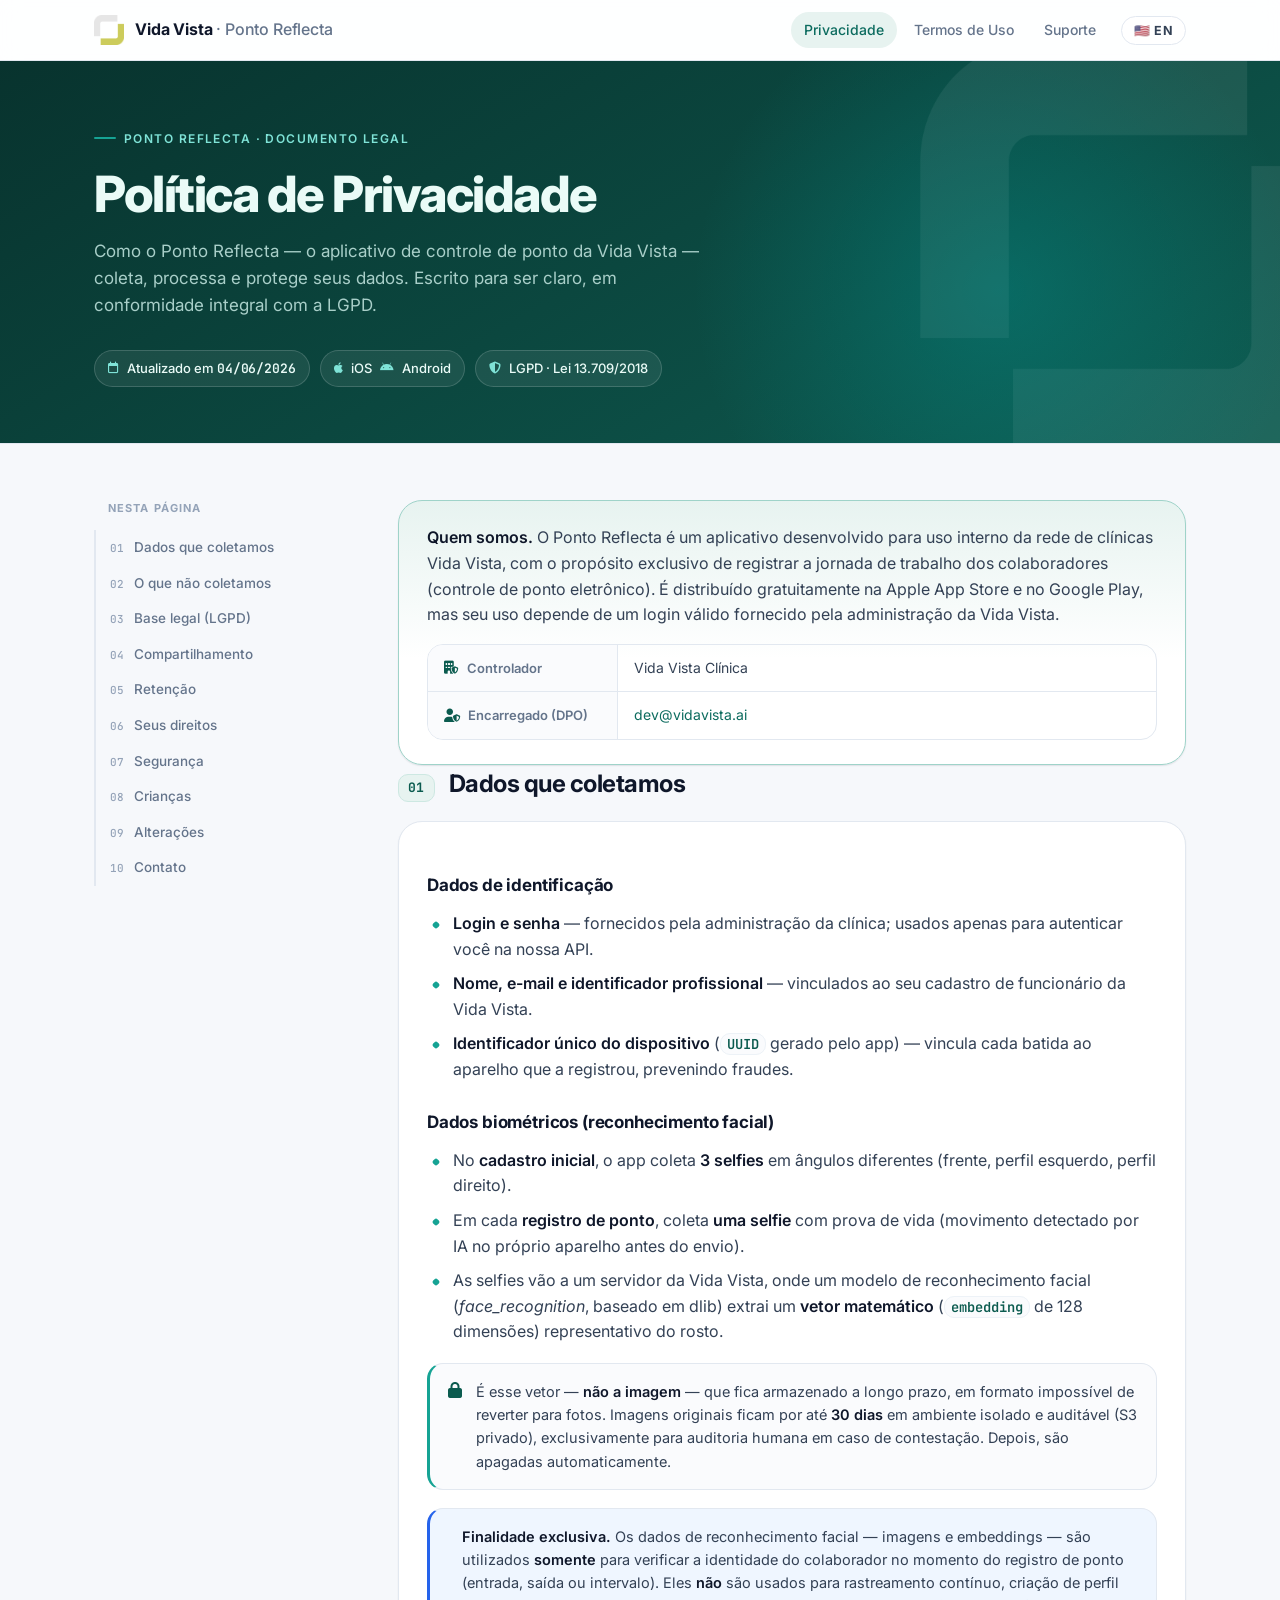
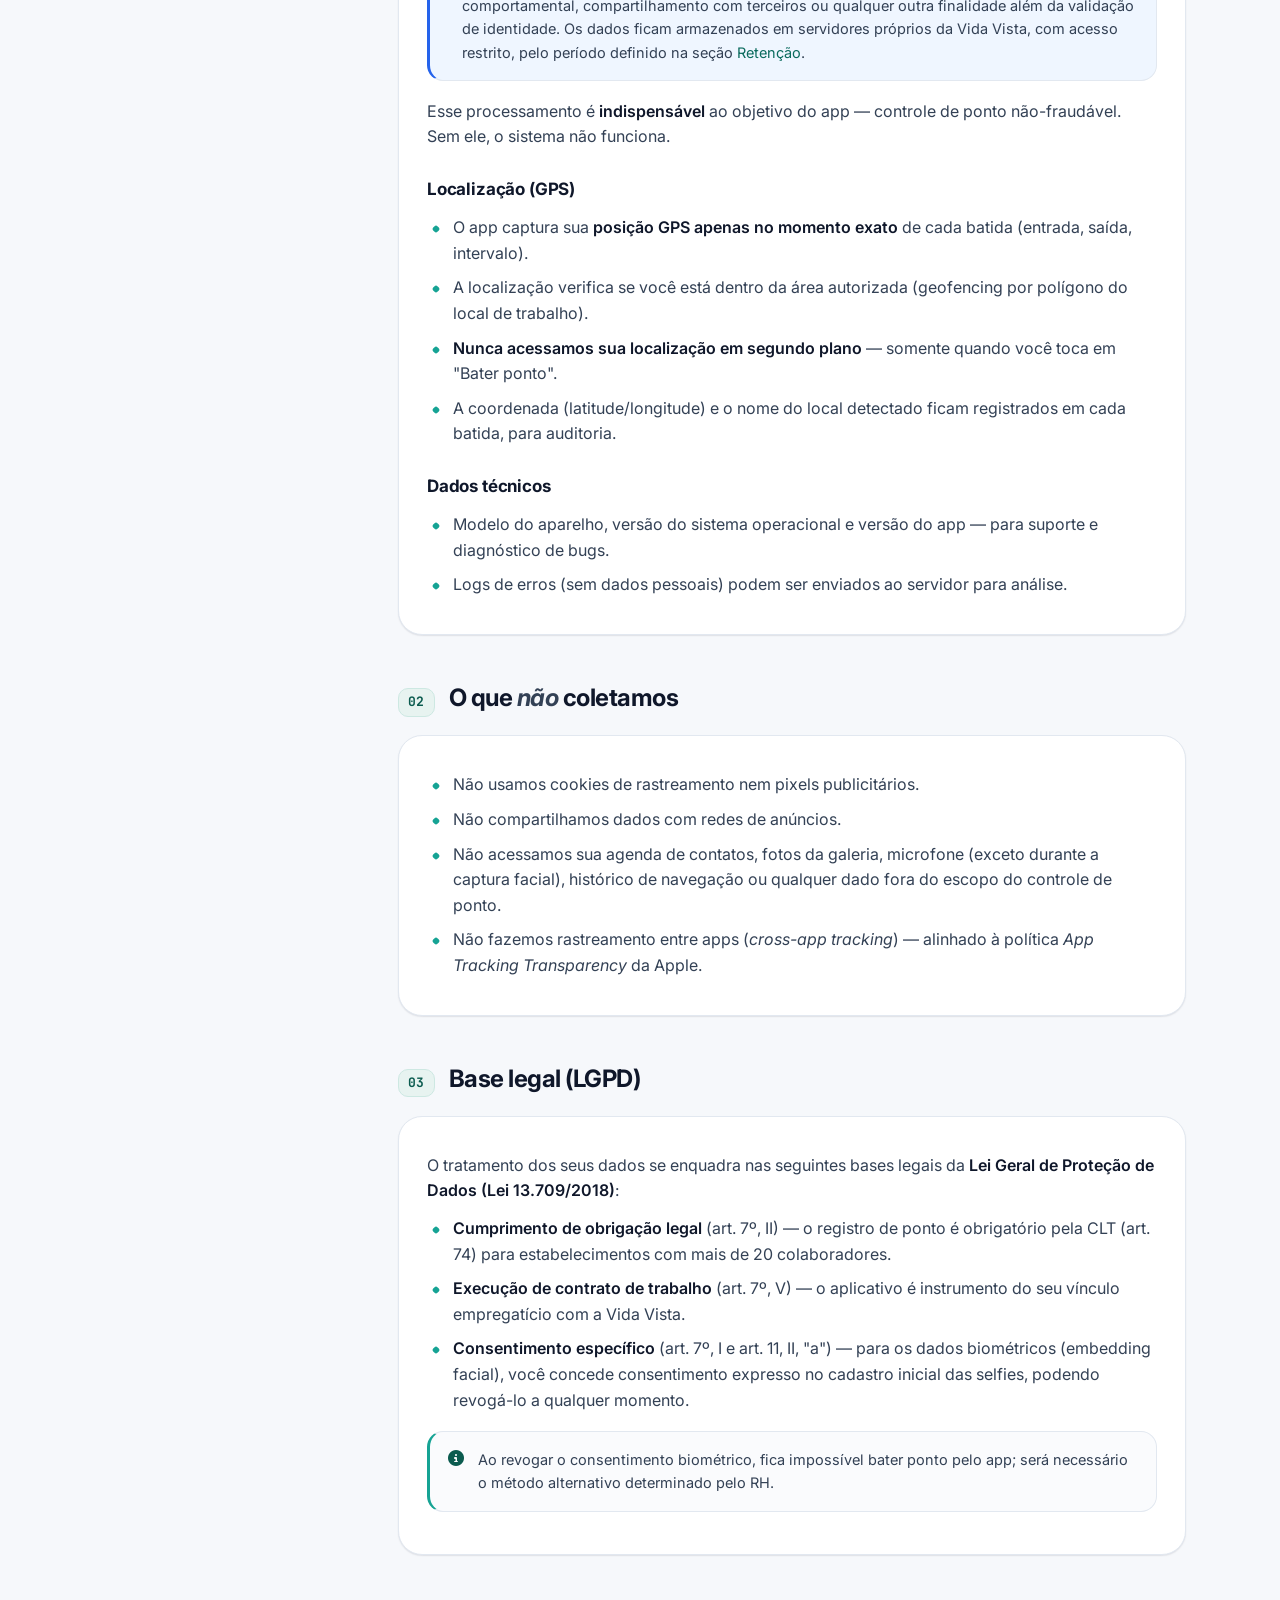
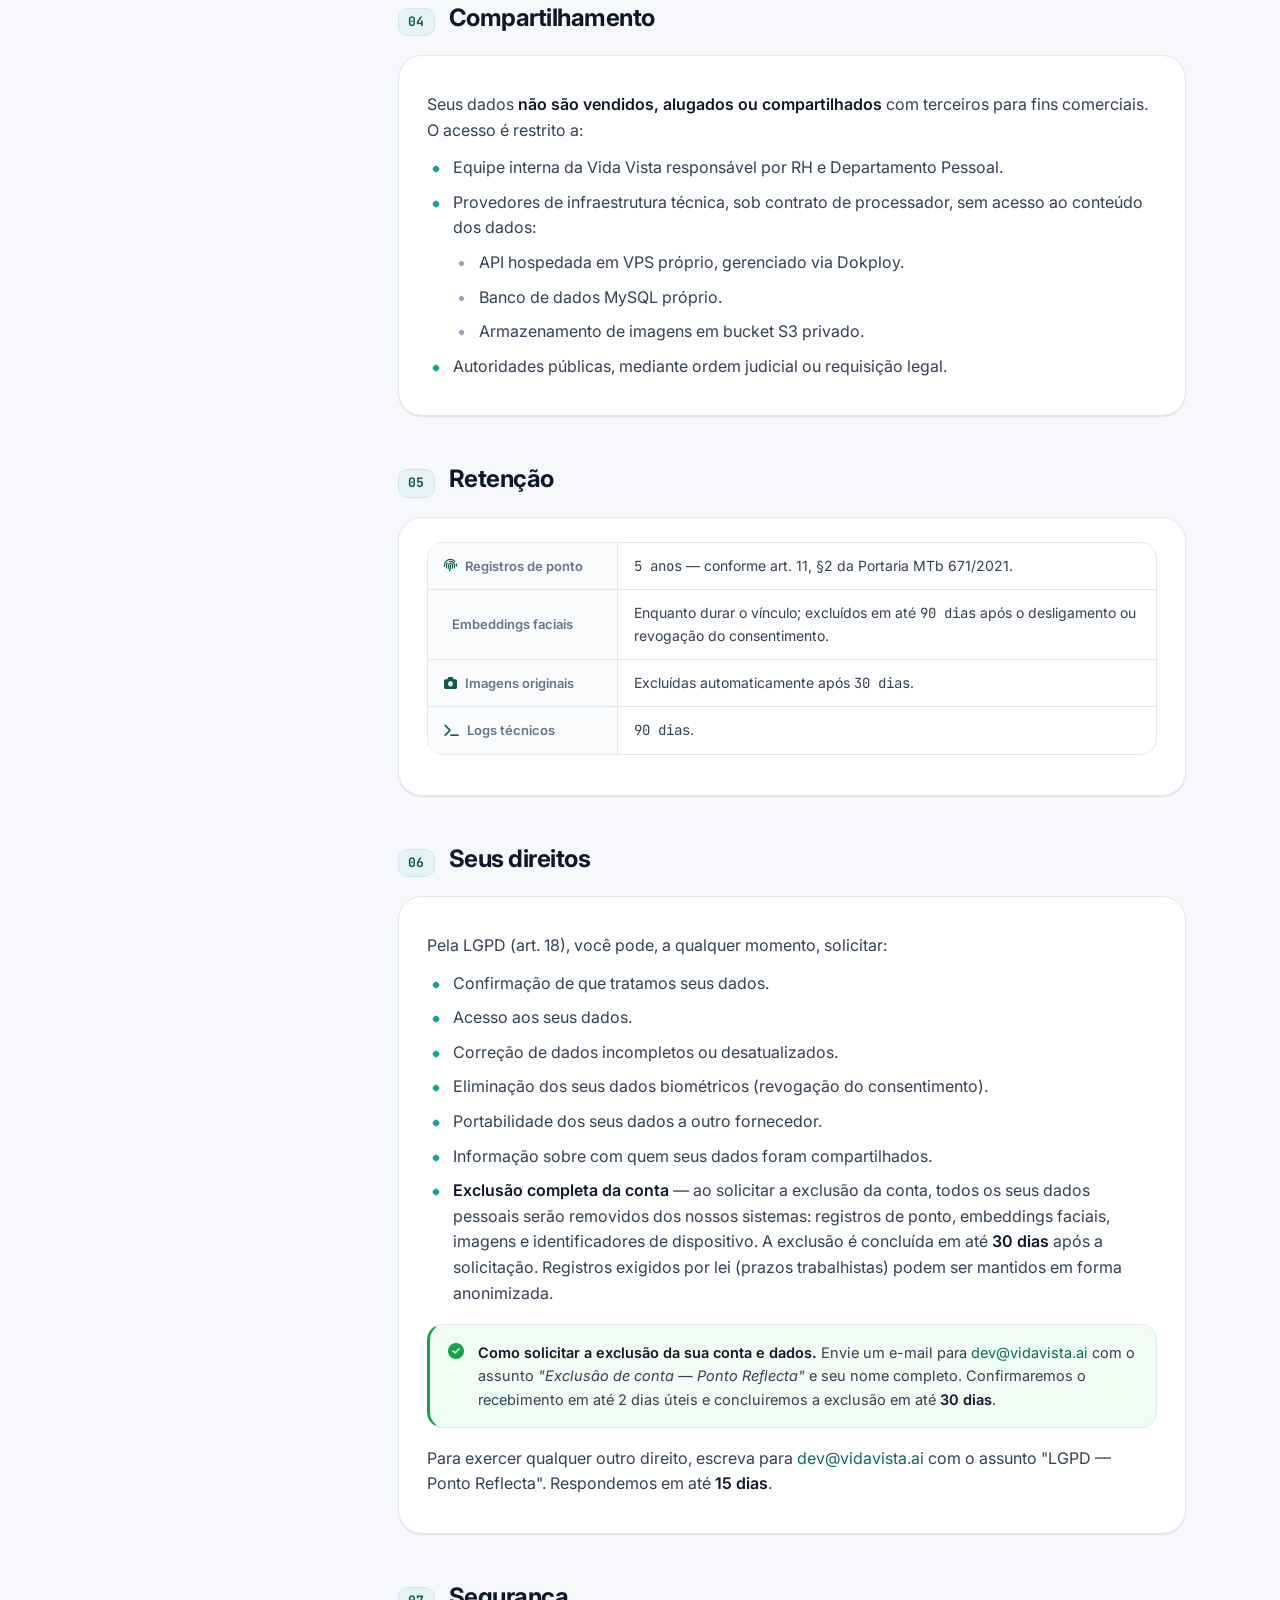
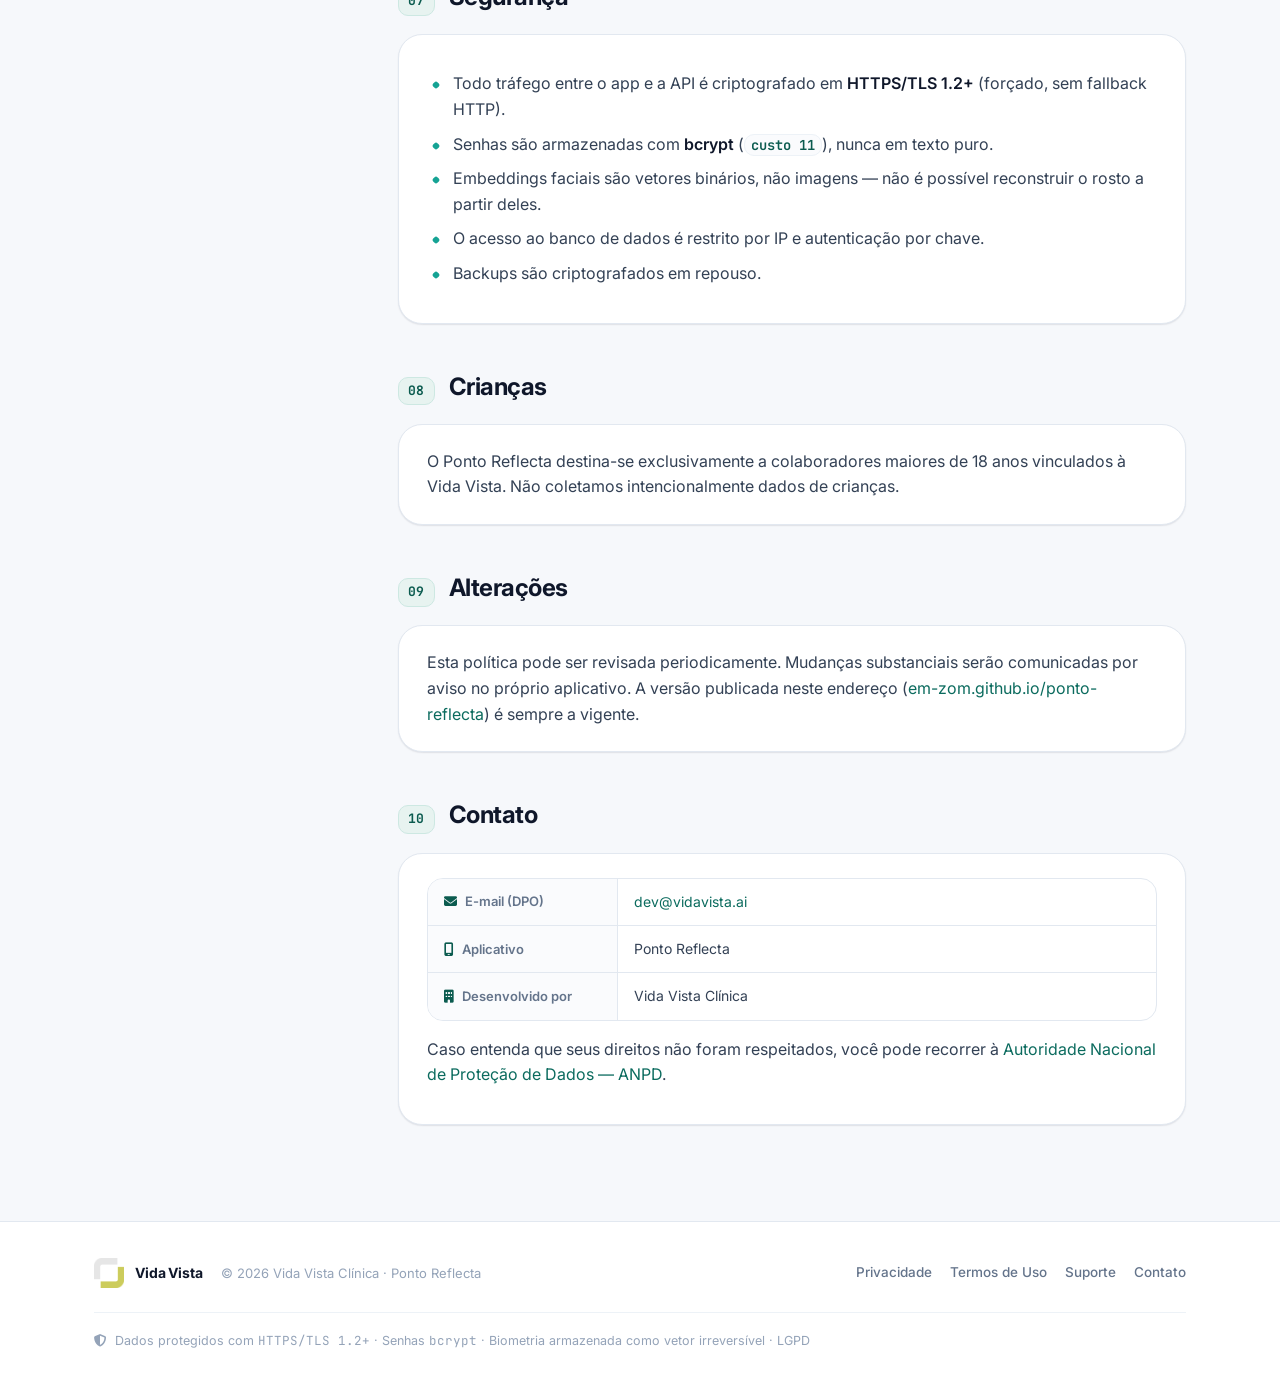
<file: index.html>
<!doctype html>
<html lang="pt-BR" data-palette="teal">
<head>
<meta charset="utf-8" />
<meta name="viewport" content="width=device-width,initial-scale=1" />
<title>Vida Vista · Ponto Reflecta — Política de Privacidade / Privacy Policy</title>
<meta name="description" content="Como o aplicativo Ponto Reflecta, da Vida Vista, coleta, usa e protege seus dados — em conformidade com a LGPD." />
<link href="https://cdnjs.cloudflare.com/ajax/libs/font-awesome/6.5.1/css/all.min.css" rel="stylesheet" />
<link rel="stylesheet" href="css/vidavista.css" />
</head>
<body data-page="privacidade">

<!-- ===================== HEADER ===================== -->
<header class="site-header">
  <div class="site-header__inner">
    <a class="brand" href="index.html">
      <img class="brand__mark" src="assets/vidavista-mark.png" alt="Vida Vista" />
      <span class="brand__name">Vida Vista <span>· Ponto Reflecta</span></span>
    </a>
    <nav class="site-nav">
      <a href="index.html" aria-current="page">
        <span class="lang-pt">Privacidade</span>
        <span class="lang-en">Privacy</span>
      </a>
      <a href="termos.html">
        <span class="lang-pt">Termos de Uso</span>
        <span class="lang-en">Terms of Use</span>
      </a>
      <a href="suporte.html">
        <span class="lang-pt">Suporte</span>
        <span class="lang-en">Support</span>
      </a>
      <button class="lang-btn" id="lang-toggle" aria-label="Switch language">
        <span class="lang-pt">🇺🇸 EN</span>
        <span class="lang-en">🇧🇷 PT</span>
      </button>
    </nav>
  </div>
</header>

<!-- ===================== HERO ===================== -->
<section class="hero" data-screen-label="Hero — Privacidade">
  <img class="hero__mark" src="assets/vidavista-mark.png" alt="" aria-hidden="true" />
  <div class="hero__inner">
    <div class="hero__eyebrow">
      <span class="lang-pt">Ponto Reflecta · Documento legal</span>
      <span class="lang-en">Ponto Reflecta · Legal document</span>
    </div>
    <h1>
      <span class="lang-pt">Política de Privacidade</span>
      <span class="lang-en">Privacy Policy</span>
    </h1>
    <p class="hero__lede">
      <span class="lang-pt">Como o Ponto Reflecta — o aplicativo de controle de ponto da Vida Vista — coleta, processa e protege seus dados. Escrito para ser claro, em conformidade integral com a LGPD.</span>
      <span class="lang-en">How Ponto Reflecta — Vida Vista's time-tracking app — collects, processes and protects your data. Written to be clear, in full compliance with Brazil's LGPD privacy law.</span>
    </p>
    <div class="hero__meta">
      <span class="hchip">
        <i class="fa-regular fa-calendar"></i>
        <span class="lang-pt">Atualizado em <span class="mono">04/06/2026</span></span>
        <span class="lang-en">Updated <span class="mono">06/04/2026</span></span>
      </span>
      <span class="hchip"><i class="fa-brands fa-apple"></i> iOS <i class="fa-brands fa-android"></i> Android</span>
      <span class="hchip"><i class="fa-solid fa-shield-halved"></i> LGPD · Lei 13.709/2018</span>
    </div>
  </div>
</section>

<!-- ===================== DOCS ===================== -->
<div class="docs">

  <!-- TOC -->
  <aside class="toc" aria-label="Sumário">
    <p class="toc__title">
      <span class="lang-pt">Nesta página</span>
      <span class="lang-en">On this page</span>
    </p>
    <nav class="lang-pt">
      <ol>
        <li><a href="#s1">Dados que coletamos</a></li>
        <li><a href="#s2">O que não coletamos</a></li>
        <li><a href="#s3">Base legal (LGPD)</a></li>
        <li><a href="#s4">Compartilhamento</a></li>
        <li><a href="#s5">Retenção</a></li>
        <li><a href="#s6">Seus direitos</a></li>
        <li><a href="#s7">Segurança</a></li>
        <li><a href="#s8">Crianças</a></li>
        <li><a href="#s9">Alterações</a></li>
        <li><a href="#s10">Contato</a></li>
      </ol>
    </nav>
    <nav class="lang-en">
      <ol>
        <li><a href="#s1">Data we collect</a></li>
        <li><a href="#s2">What we don't collect</a></li>
        <li><a href="#s3">Legal basis (LGPD)</a></li>
        <li><a href="#s4">Sharing</a></li>
        <li><a href="#s5">Retention</a></li>
        <li><a href="#s6">Your rights</a></li>
        <li><a href="#s7">Security</a></li>
        <li><a href="#s8">Children</a></li>
        <li><a href="#s9">Changes</a></li>
        <li><a href="#s10">Contact</a></li>
      </ol>
    </nav>
  </aside>

  <!-- CONTENT -->
  <main class="content">

    <!-- INTRO CARD -->
    <div class="card card--intro">
      <div class="lang-pt">
        <p style="margin-top:0"><strong>Quem somos.</strong> O Ponto Reflecta é um aplicativo desenvolvido para uso interno da rede de clínicas Vida Vista, com o propósito exclusivo de registrar a jornada de trabalho dos colaboradores (controle de ponto eletrônico). É distribuído gratuitamente na Apple App Store e no Google Play, mas seu uso depende de um login válido fornecido pela administração da Vida Vista.</p>
      </div>
      <div class="lang-en">
        <p style="margin-top:0"><strong>About us.</strong> Ponto Reflecta is an app developed for internal use by the Vida Vista clinic network, with the exclusive purpose of recording employees' working hours (electronic time tracking). It is distributed free of charge on the Apple App Store and Google Play, but its use requires a valid login provided by Vida Vista administration.</p>
      </div>
      <div class="kv" style="margin-bottom:0">
        <div class="kv__row">
          <div class="kv__k"><i class="fa-solid fa-building-shield"></i>
            <span class="lang-pt">Controlador</span>
            <span class="lang-en">Controller</span>
          </div>
          <div class="kv__v">Vida Vista Clínica</div>
        </div>
        <div class="kv__row">
          <div class="kv__k"><i class="fa-solid fa-user-shield"></i>
            <span class="lang-pt">Encarregado (DPO)</span>
            <span class="lang-en">DPO</span>
          </div>
          <div class="kv__v"><a href="mailto:dev@vidavista.ai">dev@vidavista.ai</a></div>
        </div>
      </div>
    </div>

    <!-- S1 -->
    <section id="s1">
      <div class="lang-pt">
        <div class="sec-head"><span class="sec-num">01</span><h2>Dados que coletamos</h2></div>
        <div class="card">
          <h3>Dados de identificação</h3>
          <ul>
            <li><strong>Login e senha</strong> — fornecidos pela administração da clínica; usados apenas para autenticar você na nossa API.</li>
            <li><strong>Nome, e-mail e identificador profissional</strong> — vinculados ao seu cadastro de funcionário da Vida Vista.</li>
            <li><strong>Identificador único do dispositivo</strong> (<code>UUID</code> gerado pelo app) — vincula cada batida ao aparelho que a registrou, prevenindo fraudes.</li>
          </ul>

          <h3>Dados biométricos (reconhecimento facial)</h3>
          <ul>
            <li>No <strong>cadastro inicial</strong>, o app coleta <strong>3 selfies</strong> em ângulos diferentes (frente, perfil esquerdo, perfil direito).</li>
            <li>Em cada <strong>registro de ponto</strong>, coleta <strong>uma selfie</strong> com prova de vida (movimento detectado por IA no próprio aparelho antes do envio).</li>
            <li>As selfies vão a um servidor da Vida Vista, onde um modelo de reconhecimento facial (<em>face_recognition</em>, baseado em dlib) extrai um <strong>vetor matemático</strong> (<code>embedding</code> de 128 dimensões) representativo do rosto.</li>
          </ul>
          <div class="callout">
            <i class="fa-solid fa-lock"></i>
            <p>É esse vetor — <strong>não a imagem</strong> — que fica armazenado a longo prazo, em formato impossível de reverter para fotos. Imagens originais ficam por até <strong>30 dias</strong> em ambiente isolado e auditável (S3 privado), exclusivamente para auditoria humana em caso de contestação. Depois, são apagadas automaticamente.</p>
          </div>
          <div class="callout" style="border-left-color:#2563eb; background:#eff6ff;">
            <i class="fa-solid fa-shield-check" style="color:#2563eb"></i>
            <p><strong>Finalidade exclusiva.</strong> Os dados de reconhecimento facial — imagens e embeddings — são utilizados <strong>somente</strong> para verificar a identidade do colaborador no momento do registro de ponto (entrada, saída ou intervalo). Eles <strong>não</strong> são usados para rastreamento contínuo, criação de perfil comportamental, compartilhamento com terceiros ou qualquer outra finalidade além da validação de identidade. Os dados ficam armazenados em servidores próprios da Vida Vista, com acesso restrito, pelo período definido na seção <a href="#s5">Retenção</a>.</p>
          </div>
          <p>Esse processamento é <strong>indispensável</strong> ao objetivo do app — controle de ponto não-fraudável. Sem ele, o sistema não funciona.</p>

          <h3>Localização (GPS)</h3>
          <ul>
            <li>O app captura sua <strong>posição GPS apenas no momento exato</strong> de cada batida (entrada, saída, intervalo).</li>
            <li>A localização verifica se você está dentro da área autorizada (geofencing por polígono do local de trabalho).</li>
            <li><strong>Nunca acessamos sua localização em segundo plano</strong> — somente quando você toca em "Bater ponto".</li>
            <li>A coordenada (latitude/longitude) e o nome do local detectado ficam registrados em cada batida, para auditoria.</li>
          </ul>

          <h3>Dados técnicos</h3>
          <ul>
            <li>Modelo do aparelho, versão do sistema operacional e versão do app — para suporte e diagnóstico de bugs.</li>
            <li>Logs de erros (sem dados pessoais) podem ser enviados ao servidor para análise.</li>
          </ul>
        </div>
      </div>

      <div class="lang-en">
        <div class="sec-head"><span class="sec-num">01</span><h2>Data we collect</h2></div>
        <div class="card">
          <h3>Identification data</h3>
          <ul>
            <li><strong>Login and password</strong> — provided by clinic administration; used only to authenticate you against our API.</li>
            <li><strong>Name, email and employee ID</strong> — linked to your Vida Vista employee record.</li>
            <li><strong>Unique device identifier</strong> (<code>UUID</code> generated by the app) — ties each clock-in to the registered device, preventing fraud.</li>
          </ul>

          <h3>Biometric data (facial recognition)</h3>
          <ul>
            <li>During <strong>initial enrollment</strong>, the app collects <strong>3 selfies</strong> at different angles (front, left profile, right profile).</li>
            <li>At each <strong>clock-in/out</strong>, it collects <strong>one selfie</strong> with liveness detection (AI-detected movement on the device itself before upload).</li>
            <li>Selfies are sent to a Vida Vista server, where a facial recognition model (<em>face_recognition</em>, based on dlib) extracts a <strong>mathematical vector</strong> (<code>embedding</code> of 128 dimensions) representing the face.</li>
          </ul>
          <div class="callout">
            <i class="fa-solid fa-lock"></i>
            <p>It is this vector — <strong>not the image</strong> — that is stored long-term, in a format that cannot be reversed to reconstruct photos. Original images are kept for up to <strong>30 days</strong> in an isolated, auditable environment (private S3), exclusively for human review in case of dispute. They are then deleted automatically.</p>
          </div>
          <div class="callout" style="border-left-color:#2563eb; background:#eff6ff;">
            <i class="fa-solid fa-shield-check" style="color:#2563eb"></i>
            <p><strong>Exclusive purpose.</strong> Facial recognition data — images and embeddings — are used <strong>solely</strong> to verify the employee's identity at the moment of each time record (clock-in, clock-out or break). They are <strong>not</strong> used for continuous tracking, behavioural profiling, sharing with third parties, or any purpose other than identity validation. Data is stored on Vida Vista's own servers, with restricted access, for the period defined in the <a href="#s5">Retention</a> section.</p>
          </div>
          <p>This processing is <strong>essential</strong> to the app's purpose — tamper-proof time tracking. Without it, the system cannot function.</p>

          <h3>Location (GPS)</h3>
          <ul>
            <li>The app captures your <strong>GPS position only at the exact moment</strong> of each clock event (in, out, break).</li>
            <li>Location verifies whether you are within an authorised area (polygon-based geofencing of the workplace).</li>
            <li><strong>We never access your location in the background</strong> — only when you tap "Clock in/out".</li>
            <li>The coordinate (latitude/longitude) and detected location name are recorded with each event for audit purposes.</li>
          </ul>

          <h3>Technical data</h3>
          <ul>
            <li>Device model, operating system version and app version — for support and bug diagnosis.</li>
            <li>Error logs (without personal data) may be sent to the server for analysis.</li>
          </ul>
        </div>
      </div>
    </section>

    <!-- S2 -->
    <section id="s2">
      <div class="lang-pt">
        <div class="sec-head"><span class="sec-num">02</span><h2>O que <em>não</em> coletamos</h2></div>
        <div class="card">
          <ul>
            <li>Não usamos cookies de rastreamento nem pixels publicitários.</li>
            <li>Não compartilhamos dados com redes de anúncios.</li>
            <li>Não acessamos sua agenda de contatos, fotos da galeria, microfone (exceto durante a captura facial), histórico de navegação ou qualquer dado fora do escopo do controle de ponto.</li>
            <li>Não fazemos rastreamento entre apps (<em>cross-app tracking</em>) — alinhado à política <em>App Tracking Transparency</em> da Apple.</li>
          </ul>
        </div>
      </div>
      <div class="lang-en">
        <div class="sec-head"><span class="sec-num">02</span><h2>What we <em>don't</em> collect</h2></div>
        <div class="card">
          <ul>
            <li>We do not use tracking cookies or advertising pixels.</li>
            <li>We do not share data with ad networks.</li>
            <li>We do not access your contacts, photo gallery, microphone (except during facial capture), browsing history, or any data outside the scope of time tracking.</li>
            <li>We do not perform cross-app tracking — in line with Apple's <em>App Tracking Transparency</em> policy.</li>
          </ul>
        </div>
      </div>
    </section>

    <!-- S3 -->
    <section id="s3">
      <div class="lang-pt">
        <div class="sec-head"><span class="sec-num">03</span><h2>Base legal (LGPD)</h2></div>
        <div class="card">
          <p>O tratamento dos seus dados se enquadra nas seguintes bases legais da <strong>Lei Geral de Proteção de Dados (Lei 13.709/2018)</strong>:</p>
          <ul>
            <li><strong>Cumprimento de obrigação legal</strong> (art. 7º, II) — o registro de ponto é obrigatório pela CLT (art. 74) para estabelecimentos com mais de 20 colaboradores.</li>
            <li><strong>Execução de contrato de trabalho</strong> (art. 7º, V) — o aplicativo é instrumento do seu vínculo empregatício com a Vida Vista.</li>
            <li><strong>Consentimento específico</strong> (art. 7º, I e art. 11, II, "a") — para os dados biométricos (embedding facial), você concede consentimento expresso no cadastro inicial das selfies, podendo revogá-lo a qualquer momento.</li>
          </ul>
          <div class="callout">
            <i class="fa-solid fa-circle-info"></i>
            <p>Ao revogar o consentimento biométrico, fica impossível bater ponto pelo app; será necessário o método alternativo determinado pelo RH.</p>
          </div>
        </div>
      </div>
      <div class="lang-en">
        <div class="sec-head"><span class="sec-num">03</span><h2>Legal basis (LGPD)</h2></div>
        <div class="card">
          <p>Data processing is based on the following legal grounds under Brazil's <strong>General Data Protection Law (LGPD — Lei 13.709/2018)</strong>:</p>
          <ul>
            <li><strong>Compliance with a legal obligation</strong> (art. 7, II) — time tracking is mandatory under Brazil's CLT labour law (art. 74) for establishments with more than 20 employees.</li>
            <li><strong>Performance of an employment contract</strong> (art. 7, V) — the app is an instrument of your employment relationship with Vida Vista.</li>
            <li><strong>Specific consent</strong> (art. 7, I and art. 11, II, "a") — for biometric data (facial embedding), you give express consent during initial selfie enrollment, and may withdraw it at any time.</li>
          </ul>
          <div class="callout">
            <i class="fa-solid fa-circle-info"></i>
            <p>If you withdraw biometric consent, clocking in via the app will no longer be possible; HR will determine an alternative method.</p>
          </div>
        </div>
      </div>
    </section>

    <!-- S4 -->
    <section id="s4">
      <div class="lang-pt">
        <div class="sec-head"><span class="sec-num">04</span><h2>Compartilhamento</h2></div>
        <div class="card">
          <p>Seus dados <strong>não são vendidos, alugados ou compartilhados</strong> com terceiros para fins comerciais. O acesso é restrito a:</p>
          <ul>
            <li>Equipe interna da Vida Vista responsável por RH e Departamento Pessoal.</li>
            <li>Provedores de infraestrutura técnica, sob contrato de processador, sem acesso ao conteúdo dos dados:
              <ul>
                <li>API hospedada em VPS próprio, gerenciado via Dokploy.</li>
                <li>Banco de dados MySQL próprio.</li>
                <li>Armazenamento de imagens em bucket S3 privado.</li>
              </ul>
            </li>
            <li>Autoridades públicas, mediante ordem judicial ou requisição legal.</li>
          </ul>
        </div>
      </div>
      <div class="lang-en">
        <div class="sec-head"><span class="sec-num">04</span><h2>Sharing</h2></div>
        <div class="card">
          <p>Your data is <strong>never sold, rented or shared</strong> with third parties for commercial purposes. Access is limited to:</p>
          <ul>
            <li>Vida Vista's internal HR and Personnel team.</li>
            <li>Technical infrastructure providers, under data processing agreements, with no access to data content:
              <ul>
                <li>API hosted on a self-managed VPS via Dokploy.</li>
                <li>Self-managed MySQL database.</li>
                <li>Image storage in a private S3 bucket.</li>
              </ul>
            </li>
            <li>Public authorities, upon court order or legal requirement.</li>
          </ul>
        </div>
      </div>
    </section>

    <!-- S5 -->
    <section id="s5">
      <div class="lang-pt">
        <div class="sec-head"><span class="sec-num">05</span><h2>Retenção</h2></div>
        <div class="card">
          <div class="kv" style="margin-top:0">
            <div class="kv__row">
              <div class="kv__k"><i class="fa-solid fa-fingerprint"></i> Registros de ponto</div>
              <div class="kv__v"><span class="mono">5 anos</span> — conforme art. 11, §2 da Portaria MTb 671/2021.</div>
            </div>
            <div class="kv__row">
              <div class="kv__k"><i class="fa-solid fa-face-viewfinder"></i> Embeddings faciais</div>
              <div class="kv__v">Enquanto durar o vínculo; excluídos em até <span class="mono">90 dias</span> após o desligamento ou revogação do consentimento.</div>
            </div>
            <div class="kv__row">
              <div class="kv__k"><i class="fa-solid fa-camera"></i> Imagens originais</div>
              <div class="kv__v">Excluídas automaticamente após <span class="mono">30 dias</span>.</div>
            </div>
            <div class="kv__row">
              <div class="kv__k"><i class="fa-solid fa-terminal"></i> Logs técnicos</div>
              <div class="kv__v"><span class="mono">90 dias</span>.</div>
            </div>
          </div>
        </div>
      </div>
      <div class="lang-en">
        <div class="sec-head"><span class="sec-num">05</span><h2>Retention</h2></div>
        <div class="card">
          <div class="kv" style="margin-top:0">
            <div class="kv__row">
              <div class="kv__k"><i class="fa-solid fa-fingerprint"></i> Time records</div>
              <div class="kv__v"><span class="mono">5 years</span> — as required by art. 11, §2 of Brazil's Labour Ministry Regulation 671/2021.</div>
            </div>
            <div class="kv__row">
              <div class="kv__k"><i class="fa-solid fa-face-viewfinder"></i> Facial embeddings</div>
              <div class="kv__v">For the duration of employment; deleted within <span class="mono">90 days</span> of termination or consent withdrawal.</div>
            </div>
            <div class="kv__row">
              <div class="kv__k"><i class="fa-solid fa-camera"></i> Original images</div>
              <div class="kv__v">Automatically deleted after <span class="mono">30 days</span>.</div>
            </div>
            <div class="kv__row">
              <div class="kv__k"><i class="fa-solid fa-terminal"></i> Technical logs</div>
              <div class="kv__v"><span class="mono">90 days</span>.</div>
            </div>
          </div>
        </div>
      </div>
    </section>

    <!-- S6 -->
    <section id="s6">
      <div class="lang-pt">
        <div class="sec-head"><span class="sec-num">06</span><h2>Seus direitos</h2></div>
        <div class="card">
          <p>Pela LGPD (art. 18), você pode, a qualquer momento, solicitar:</p>
          <ul>
            <li>Confirmação de que tratamos seus dados.</li>
            <li>Acesso aos seus dados.</li>
            <li>Correção de dados incompletos ou desatualizados.</li>
            <li>Eliminação dos seus dados biométricos (revogação do consentimento).</li>
            <li>Portabilidade dos seus dados a outro fornecedor.</li>
            <li>Informação sobre com quem seus dados foram compartilhados.</li>
            <li><strong>Exclusão completa da conta</strong> — ao solicitar a exclusão da conta, todos os seus dados pessoais serão removidos dos nossos sistemas: registros de ponto, embeddings faciais, imagens e identificadores de dispositivo. A exclusão é concluída em até <strong>30 dias</strong> após a solicitação. Registros exigidos por lei (prazos trabalhistas) podem ser mantidos em forma anonimizada.</li>
          </ul>
          <div class="callout" style="border-left-color:#16a34a; background:#f0fdf4;">
            <i class="fa-solid fa-circle-check" style="color:#16a34a"></i>
            <p><strong>Como solicitar a exclusão da sua conta e dados.</strong> Envie um e-mail para <a href="mailto:dev@vidavista.ai?subject=Exclus%C3%A3o%20de%20conta%20%E2%80%94%20Ponto%20Reflecta">dev@vidavista.ai</a> com o assunto <em>"Exclusão de conta — Ponto Reflecta"</em> e seu nome completo. Confirmaremos o recebimento em até 2 dias úteis e concluiremos a exclusão em até <strong>30 dias</strong>.</p>
          </div>
          <p>Para exercer qualquer outro direito, escreva para <a href="mailto:dev@vidavista.ai?subject=LGPD%20%E2%80%94%20Ponto%20Reflecta">dev@vidavista.ai</a> com o assunto "LGPD — Ponto Reflecta". Respondemos em até <strong>15 dias</strong>.</p>
        </div>
      </div>
      <div class="lang-en">
        <div class="sec-head"><span class="sec-num">06</span><h2>Your rights</h2></div>
        <div class="card">
          <p>Under LGPD (art. 18), you may at any time request:</p>
          <ul>
            <li>Confirmation that we process your data.</li>
            <li>Access to your data.</li>
            <li>Correction of incomplete or outdated data.</li>
            <li>Deletion of your biometric data (withdrawal of consent).</li>
            <li>Portability of your data to another provider.</li>
            <li>Information about who your data has been shared with.</li>
            <li><strong>Full account deletion</strong> — upon requesting account deletion, all your personal data will be removed from our systems: time records, facial embeddings, images and device identifiers. Deletion is completed within <strong>30 days</strong> of the request. Records required by law (labour retention periods) may be kept in anonymised form.</li>
          </ul>
          <div class="callout" style="border-left-color:#16a34a; background:#f0fdf4;">
            <i class="fa-solid fa-circle-check" style="color:#16a34a"></i>
            <p><strong>How to request account and data deletion.</strong> Send an email to <a href="mailto:dev@vidavista.ai?subject=Account%20deletion%20%E2%80%94%20Ponto%20Reflecta">dev@vidavista.ai</a> with the subject <em>"Account deletion — Ponto Reflecta"</em> and your full name. We will confirm receipt within 2 business days and complete the deletion within <strong>30 days</strong>.</p>
          </div>
          <p>To exercise any other right, write to <a href="mailto:dev@vidavista.ai?subject=LGPD%20%E2%80%94%20Ponto%20Reflecta">dev@vidavista.ai</a> with the subject "LGPD — Ponto Reflecta". We respond within <strong>15 days</strong>.</p>
        </div>
      </div>
    </section>

    <!-- S7 -->
    <section id="s7">
      <div class="lang-pt">
        <div class="sec-head"><span class="sec-num">07</span><h2>Segurança</h2></div>
        <div class="card">
          <ul>
            <li>Todo tráfego entre o app e a API é criptografado em <strong>HTTPS/TLS 1.2+</strong> (forçado, sem fallback HTTP).</li>
            <li>Senhas são armazenadas com <strong>bcrypt</strong> (<code>custo 11</code>), nunca em texto puro.</li>
            <li>Embeddings faciais são vetores binários, não imagens — não é possível reconstruir o rosto a partir deles.</li>
            <li>O acesso ao banco de dados é restrito por IP e autenticação por chave.</li>
            <li>Backups são criptografados em repouso.</li>
          </ul>
        </div>
      </div>
      <div class="lang-en">
        <div class="sec-head"><span class="sec-num">07</span><h2>Security</h2></div>
        <div class="card">
          <ul>
            <li>All traffic between the app and the API is encrypted via <strong>HTTPS/TLS 1.2+</strong> (enforced, no HTTP fallback).</li>
            <li>Passwords are stored with <strong>bcrypt</strong> (<code>cost 11</code>), never in plain text.</li>
            <li>Facial embeddings are binary vectors, not images — it is not possible to reconstruct a face from them.</li>
            <li>Database access is restricted by IP and key-based authentication.</li>
            <li>Backups are encrypted at rest.</li>
          </ul>
        </div>
      </div>
    </section>

    <!-- S8 -->
    <section id="s8">
      <div class="lang-pt">
        <div class="sec-head"><span class="sec-num">08</span><h2>Crianças</h2></div>
        <div class="card">
          <p style="margin:0">O Ponto Reflecta destina-se exclusivamente a colaboradores maiores de 18 anos vinculados à Vida Vista. Não coletamos intencionalmente dados de crianças.</p>
        </div>
      </div>
      <div class="lang-en">
        <div class="sec-head"><span class="sec-num">08</span><h2>Children</h2></div>
        <div class="card">
          <p style="margin:0">Ponto Reflecta is intended exclusively for Vida Vista employees aged 18 and over. We do not knowingly collect data from children.</p>
        </div>
      </div>
    </section>

    <!-- S9 -->
    <section id="s9">
      <div class="lang-pt">
        <div class="sec-head"><span class="sec-num">09</span><h2>Alterações</h2></div>
        <div class="card">
          <p style="margin:0">Esta política pode ser revisada periodicamente. Mudanças substanciais serão comunicadas por aviso no próprio aplicativo. A versão publicada neste endereço (<a href="https://em-zom.github.io/ponto-reflecta/">em-zom.github.io/ponto-reflecta</a>) é sempre a vigente.</p>
        </div>
      </div>
      <div class="lang-en">
        <div class="sec-head"><span class="sec-num">09</span><h2>Changes</h2></div>
        <div class="card">
          <p style="margin:0">This policy may be revised periodically. Significant changes will be communicated via an in-app notice. The version published at this address (<a href="https://em-zom.github.io/ponto-reflecta/">em-zom.github.io/ponto-reflecta</a>) is always the current one.</p>
        </div>
      </div>
    </section>

    <!-- S10 -->
    <section id="s10">
      <div class="lang-pt">
        <div class="sec-head"><span class="sec-num">10</span><h2>Contato</h2></div>
        <div class="card">
          <div class="kv" style="margin-top:0">
            <div class="kv__row">
              <div class="kv__k"><i class="fa-solid fa-envelope"></i> E-mail (DPO)</div>
              <div class="kv__v"><a href="mailto:dev@vidavista.ai">dev@vidavista.ai</a></div>
            </div>
            <div class="kv__row">
              <div class="kv__k"><i class="fa-solid fa-mobile-screen"></i> Aplicativo</div>
              <div class="kv__v">Ponto Reflecta</div>
            </div>
            <div class="kv__row">
              <div class="kv__k"><i class="fa-solid fa-building"></i> Desenvolvido por</div>
              <div class="kv__v">Vida Vista Clínica</div>
            </div>
          </div>
          <p>Caso entenda que seus direitos não foram respeitados, você pode recorrer à <a href="https://www.gov.br/anpd/pt-br" target="_blank" rel="noopener">Autoridade Nacional de Proteção de Dados — ANPD</a>.</p>
        </div>
      </div>
      <div class="lang-en">
        <div class="sec-head"><span class="sec-num">10</span><h2>Contact</h2></div>
        <div class="card">
          <div class="kv" style="margin-top:0">
            <div class="kv__row">
              <div class="kv__k"><i class="fa-solid fa-envelope"></i> Email (DPO)</div>
              <div class="kv__v"><a href="mailto:dev@vidavista.ai">dev@vidavista.ai</a></div>
            </div>
            <div class="kv__row">
              <div class="kv__k"><i class="fa-solid fa-mobile-screen"></i> App</div>
              <div class="kv__v">Ponto Reflecta</div>
            </div>
            <div class="kv__row">
              <div class="kv__k"><i class="fa-solid fa-building"></i> Developed by</div>
              <div class="kv__v">Vida Vista Clínica</div>
            </div>
          </div>
          <p>If you believe your rights have not been respected, you may contact Brazil's <a href="https://www.gov.br/anpd/pt-br" target="_blank" rel="noopener">National Data Protection Authority — ANPD</a>.</p>
        </div>
      </div>
    </section>

  </main>
</div>

<!-- ===================== FOOTER ===================== -->
<footer class="site-footer">
  <div class="site-footer__inner">
    <a class="brand" href="index.html">
      <img class="brand__mark" src="assets/vidavista-mark.png" alt="" />
      <span class="brand__name">Vida Vista</span>
    </a>
    <span class="site-footer__legal">© 2026 Vida Vista Clínica · Ponto Reflecta</span>
    <nav class="site-footer__links">
      <a href="index.html">
        <span class="lang-pt">Privacidade</span>
        <span class="lang-en">Privacy</span>
      </a>
      <a href="termos.html">
        <span class="lang-pt">Termos de Uso</span>
        <span class="lang-en">Terms of Use</span>
      </a>
      <a href="suporte.html">
        <span class="lang-pt">Suporte</span>
        <span class="lang-en">Support</span>
      </a>
      <a href="mailto:dev@vidavista.ai">
        <span class="lang-pt">Contato</span>
        <span class="lang-en">Contact</span>
      </a>
    </nav>
    <div class="compliance">
      <i class="fa-solid fa-shield-halved"></i>
      <span class="lang-pt">Dados protegidos com <span class="mono">HTTPS/TLS 1.2+</span> · Senhas <span class="mono">bcrypt</span> · Biometria armazenada como vetor irreversível · LGPD</span>
      <span class="lang-en">Data protected with <span class="mono">HTTPS/TLS 1.2+</span> · Passwords <span class="mono">bcrypt</span> · Biometrics stored as irreversible vector · LGPD</span>
    </div>
  </div>
</footer>

<script>
/* Language toggle */
(function(){
  var html=document.documentElement;
  var stored=localStorage.getItem('ponto-lang');
  if(stored==='en') html.setAttribute('lang','en');
  document.getElementById('lang-toggle').addEventListener('click',function(){
    var next=html.getAttribute('lang')==='en'?'pt-BR':'en';
    html.setAttribute('lang',next);
    localStorage.setItem('ponto-lang',next==='en'?'en':'pt');
  });
})();
</script>

<script>
/* Scroll-spy: highlight the active TOC item */
(function () {
  var links = Array.prototype.slice.call(document.querySelectorAll('.toc a'));
  if (!links.length) return;
  var map = {};
  links.forEach(function (a) { map[a.getAttribute('href').slice(1)] = a; });
  var sections = links.map(function (a) { return document.getElementById(a.getAttribute('href').slice(1)); }).filter(Boolean);
  var obs = new IntersectionObserver(function (entries) {
    entries.forEach(function (e) {
      if (e.isIntersecting) {
        links.forEach(function (l) { l.classList.remove('is-active'); });
        if (map[e.target.id]) map[e.target.id].classList.add('is-active');
      }
    });
  }, { rootMargin: '-40% 0px -55% 0px', threshold: 0 });
  sections.forEach(function (s) { obs.observe(s); });
})();
</script>
</body>
</html>
</file>
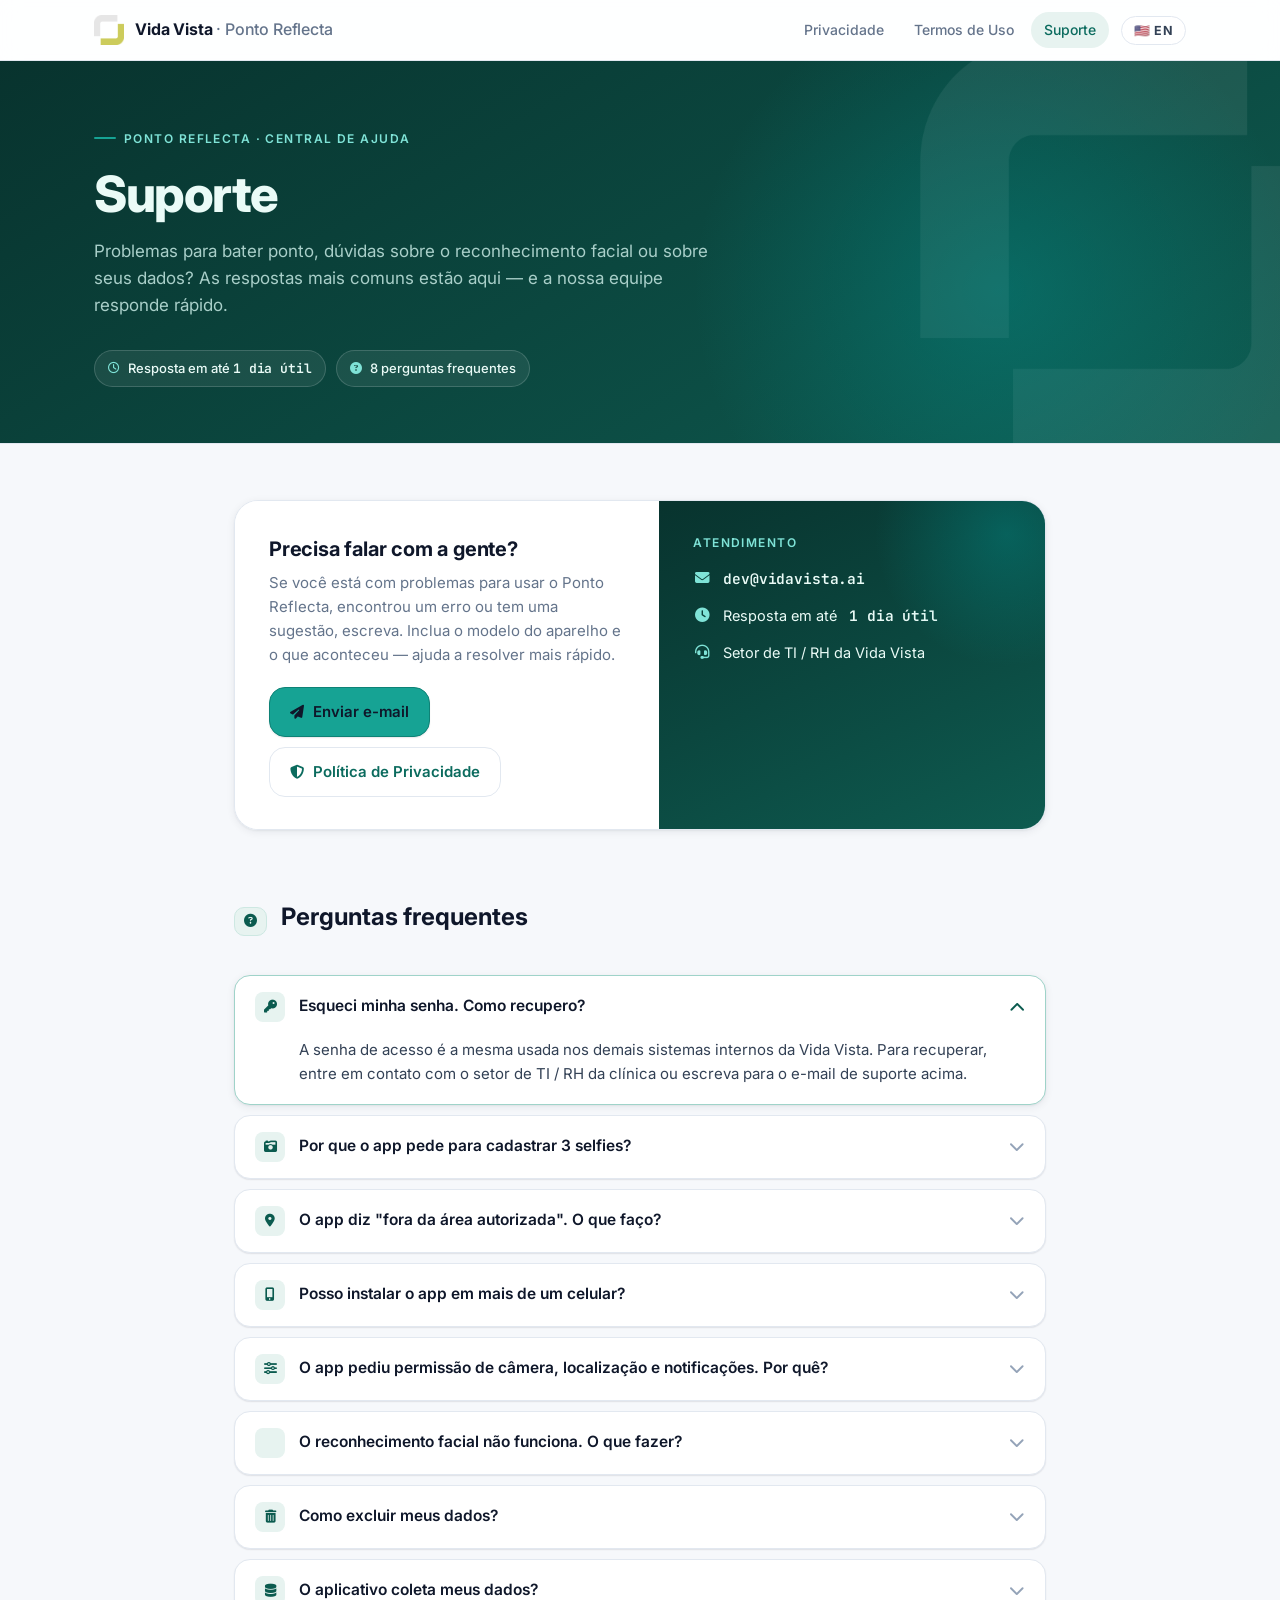
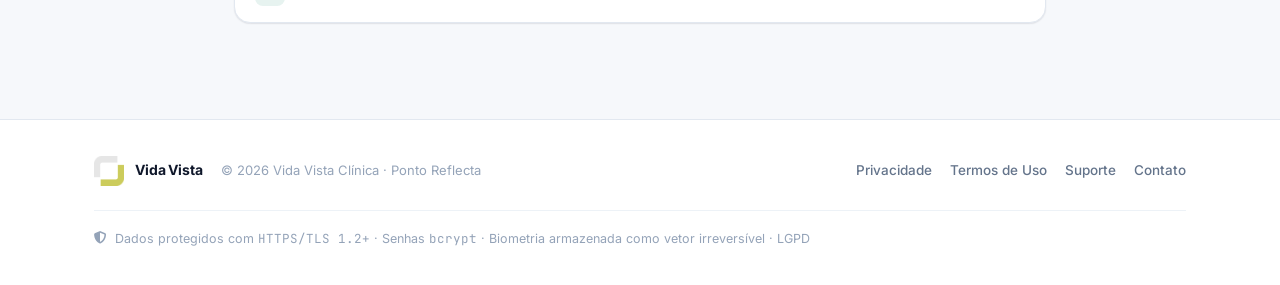
<file: suporte.html>
<!doctype html>
<html lang="pt-BR" data-palette="teal">
<head>
<meta charset="utf-8" />
<meta name="viewport" content="width=device-width,initial-scale=1" />
<title>Vida Vista · Ponto Reflecta — Suporte / Support</title>
<meta name="description" content="Central de suporte do Ponto Reflecta. Perguntas frequentes e contato. / Ponto Reflecta support centre. FAQ and contact." />
<link href="https://cdnjs.cloudflare.com/ajax/libs/font-awesome/6.5.1/css/all.min.css" rel="stylesheet" />
<link rel="stylesheet" href="css/vidavista.css" />
</head>
<body data-page="suporte">

<!-- ===================== HEADER ===================== -->
<header class="site-header">
  <div class="site-header__inner">
    <a class="brand" href="index.html">
      <img class="brand__mark" src="assets/vidavista-mark.png" alt="Vida Vista" />
      <span class="brand__name">Vida Vista <span>· Ponto Reflecta</span></span>
    </a>
    <nav class="site-nav">
      <a href="index.html">
        <span class="lang-pt">Privacidade</span>
        <span class="lang-en">Privacy</span>
      </a>
      <a href="termos.html">
        <span class="lang-pt">Termos de Uso</span>
        <span class="lang-en">Terms of Use</span>
      </a>
      <a href="suporte.html" aria-current="page">
        <span class="lang-pt">Suporte</span>
        <span class="lang-en">Support</span>
      </a>
      <button class="lang-btn" id="lang-toggle" aria-label="Switch language">
        <span class="lang-pt">🇺🇸 EN</span>
        <span class="lang-en">🇧🇷 PT</span>
      </button>
    </nav>
  </div>
</header>

<!-- ===================== HERO ===================== -->
<section class="hero">
  <img class="hero__mark" src="assets/vidavista-mark.png" alt="" aria-hidden="true" />
  <div class="hero__inner">
    <div class="hero__eyebrow">
      <span class="lang-pt">Ponto Reflecta · Central de ajuda</span>
      <span class="lang-en">Ponto Reflecta · Help centre</span>
    </div>
    <h1>
      <span class="lang-pt">Suporte</span>
      <span class="lang-en">Support</span>
    </h1>
    <p class="hero__lede">
      <span class="lang-pt">Problemas para bater ponto, dúvidas sobre o reconhecimento facial ou sobre seus dados? As respostas mais comuns estão aqui — e a nossa equipe responde rápido.</span>
      <span class="lang-en">Problems clocking in, questions about facial recognition or your data? The most common answers are here — and our team responds quickly.</span>
    </p>
    <div class="hero__meta">
      <span class="hchip">
        <i class="fa-regular fa-clock"></i>
        <span class="lang-pt">Resposta em até <span class="mono">1 dia útil</span></span>
        <span class="lang-en">Response within <span class="mono">1 business day</span></span>
      </span>
      <span class="hchip">
        <i class="fa-solid fa-circle-question"></i>
        <span class="lang-pt">8 perguntas frequentes</span>
        <span class="lang-en">8 frequently asked questions</span>
      </span>
    </div>
  </div>
</section>

<!-- ===================== CONTENT ===================== -->
<main class="single">

  <!-- CONTACT -->
  <section>
    <div class="contact">
      <div class="contact__main">
        <div class="lang-pt">
          <h3>Precisa falar com a gente?</h3>
          <p>Se você está com problemas para usar o Ponto Reflecta, encontrou um erro ou tem uma sugestão, escreva. Inclua o modelo do aparelho e o que aconteceu — ajuda a resolver mais rápido.</p>
          <div style="display:flex; gap:10px; flex-wrap:wrap;">
            <a class="btn" href="mailto:dev@vidavista.ai?subject=Suporte%20Ponto%20Reflecta"><i class="fa-solid fa-paper-plane"></i> Enviar e-mail</a>
            <a class="btn btn--ghost" href="index.html"><i class="fa-solid fa-shield-halved"></i> Política de Privacidade</a>
          </div>
        </div>
        <div class="lang-en">
          <h3>Need to get in touch?</h3>
          <p>If you are having trouble using Ponto Reflecta, found a bug or have a suggestion, write to us. Include your device model and what happened — it helps us resolve things faster.</p>
          <div style="display:flex; gap:10px; flex-wrap:wrap;">
            <a class="btn" href="mailto:dev@vidavista.ai?subject=Support%20Ponto%20Reflecta"><i class="fa-solid fa-paper-plane"></i> Send email</a>
            <a class="btn btn--ghost" href="index.html"><i class="fa-solid fa-shield-halved"></i> Privacy Policy</a>
          </div>
        </div>
      </div>
      <div class="contact__aside">
        <div class="lang-pt">
          <h4>Atendimento</h4>
          <div class="sla">
            <div class="sla__row"><i class="fa-solid fa-envelope"></i> <span class="mono">dev@vidavista.ai</span></div>
            <div class="sla__row"><i class="fa-solid fa-clock"></i> Resposta em até <span class="mono">1 dia útil</span></div>
            <div class="sla__row"><i class="fa-solid fa-headset"></i> Setor de TI / RH da Vida Vista</div>
          </div>
        </div>
        <div class="lang-en">
          <h4>Contact details</h4>
          <div class="sla">
            <div class="sla__row"><i class="fa-solid fa-envelope"></i> <span class="mono">dev@vidavista.ai</span></div>
            <div class="sla__row"><i class="fa-solid fa-clock"></i> Response within <span class="mono">1 business day</span></div>
            <div class="sla__row"><i class="fa-solid fa-headset"></i> Vida Vista IT / HR team</div>
          </div>
        </div>
      </div>
    </div>
  </section>

  <!-- FAQ -->
  <section style="margin-top:48px;">

    <div class="lang-pt">
      <div class="sec-head"><span class="sec-num"><i class="fa-solid fa-circle-question"></i></span><h2>Perguntas frequentes</h2></div>
      <div class="faq-list">

        <details class="faq" open>
          <summary>
            <span class="faq__icon"><i class="fa-solid fa-key"></i></span>
            Esqueci minha senha. Como recupero?
            <i class="fa-solid fa-chevron-down faq__chev"></i>
          </summary>
          <div class="faq__body">
            <p>A senha de acesso é a mesma usada nos demais sistemas internos da Vida Vista. Para recuperar, entre em contato com o setor de TI / RH da clínica ou escreva para o e-mail de suporte acima.</p>
          </div>
        </details>

        <details class="faq">
          <summary>
            <span class="faq__icon"><i class="fa-solid fa-camera-retro"></i></span>
            Por que o app pede para cadastrar 3 selfies?
            <i class="fa-solid fa-chevron-down faq__chev"></i>
          </summary>
          <div class="faq__body">
            <p>O Ponto Reflecta usa reconhecimento facial para garantir que <strong>ninguém bata seu ponto por você</strong>. As 3 selfies (frente, perfil esquerdo, perfil direito) ajudam o sistema a aprender seu rosto sob ângulos diferentes, com mais precisão. Depois disso, cada batida pede só uma selfie rápida.</p>
          </div>
        </details>

        <details class="faq">
          <summary>
            <span class="faq__icon"><i class="fa-solid fa-location-dot"></i></span>
            O app diz "fora da área autorizada". O que faço?
            <i class="fa-solid fa-chevron-down faq__chev"></i>
          </summary>
          <div class="faq__body">
            <p>Significa que o GPS indica que você está fora da área registrada para o seu local de trabalho. Verifique se o GPS está ativado, se você concedeu permissão de localização ao app e se está realmente dentro do raio do estabelecimento. Persistindo, fale com o RH.</p>
          </div>
        </details>

        <details class="faq">
          <summary>
            <span class="faq__icon"><i class="fa-solid fa-mobile-screen-button"></i></span>
            Posso instalar o app em mais de um celular?
            <i class="fa-solid fa-chevron-down faq__chev"></i>
          </summary>
          <div class="faq__body">
            <p>Cada conta fica vinculada a um único dispositivo autorizado pelo administrador. Se você trocou de celular, peça ao administrador da Vida Vista para autorizar o novo aparelho.</p>
          </div>
        </details>

        <details class="faq">
          <summary>
            <span class="faq__icon"><i class="fa-solid fa-sliders"></i></span>
            O app pediu permissão de câmera, localização e notificações. Por quê?
            <i class="fa-solid fa-chevron-down faq__chev"></i>
          </summary>
          <div class="faq__body">
            <p><strong>Câmera</strong> — para capturar a selfie de verificação no momento da batida.</p>
            <p><strong>Localização</strong> — para confirmar que você está dentro do local de trabalho. Usada apenas no momento da batida, nunca em segundo plano.</p>
            <p><strong>Notificações</strong> — para lembretes de entrada/saída e avisos administrativos.</p>
          </div>
        </details>

        <details class="faq">
          <summary>
            <span class="faq__icon"><i class="fa-solid fa-face-viewfinder"></i></span>
            O reconhecimento facial não funciona. O que fazer?
            <i class="fa-solid fa-chevron-down faq__chev"></i>
          </summary>
          <div class="faq__body">
            <p>Verifique se está em ambiente bem iluminado, sem óculos escuros ou máscara, com o rosto centralizado. Se persistir, peça ao administrador para refazer seu cadastro de selfies.</p>
          </div>
        </details>

        <details class="faq">
          <summary>
            <span class="faq__icon"><i class="fa-solid fa-trash-can"></i></span>
            Como excluir meus dados?
            <i class="fa-solid fa-chevron-down faq__chev"></i>
          </summary>
          <div class="faq__body">
            <p>Você pode solicitar a exclusão dos seus dados a qualquer momento, conforme a LGPD. Veja os detalhes na <a href="index.html">Política de Privacidade</a>. Para solicitar, escreva para <a href="mailto:dev@vidavista.ai?subject=LGPD%20%E2%80%94%20Ponto%20Reflecta">dev@vidavista.ai</a>.</p>
          </div>
        </details>

        <details class="faq">
          <summary>
            <span class="faq__icon"><i class="fa-solid fa-database"></i></span>
            O aplicativo coleta meus dados?
            <i class="fa-solid fa-chevron-down faq__chev"></i>
          </summary>
          <div class="faq__body">
            <p>Sim — apenas o necessário para o controle de ponto: identificação, biometria facial, localização (no momento da batida) e dados técnicos do aparelho. Nunca compartilhamos com terceiros para fins comerciais. Veja os detalhes na <a href="index.html">Política de Privacidade</a>.</p>
          </div>
        </details>

      </div>
    </div><!-- /lang-pt -->

    <div class="lang-en">
      <div class="sec-head"><span class="sec-num"><i class="fa-solid fa-circle-question"></i></span><h2>Frequently asked questions</h2></div>
      <div class="faq-list">

        <details class="faq" open>
          <summary>
            <span class="faq__icon"><i class="fa-solid fa-key"></i></span>
            I forgot my password. How do I recover it?
            <i class="fa-solid fa-chevron-down faq__chev"></i>
          </summary>
          <div class="faq__body">
            <p>Your password is the same one used for Vida Vista's other internal systems. To recover it, contact the clinic's IT / HR team or write to the support email above.</p>
          </div>
        </details>

        <details class="faq">
          <summary>
            <span class="faq__icon"><i class="fa-solid fa-camera-retro"></i></span>
            Why does the app ask me to register 3 selfies?
            <i class="fa-solid fa-chevron-down faq__chev"></i>
          </summary>
          <div class="faq__body">
            <p>Ponto Reflecta uses facial recognition to ensure that <strong>no one can clock in on your behalf</strong>. The 3 selfies (front, left profile, right profile) help the system learn your face from different angles, improving accuracy. After that, each clock-in requires only a quick selfie.</p>
          </div>
        </details>

        <details class="faq">
          <summary>
            <span class="faq__icon"><i class="fa-solid fa-location-dot"></i></span>
            The app says "outside authorised area". What should I do?
            <i class="fa-solid fa-chevron-down faq__chev"></i>
          </summary>
          <div class="faq__body">
            <p>This means your device's GPS indicates you are outside the registered area for your workplace. Check that GPS is enabled, that you have granted location permission to the app, and that you are within the venue's radius. If the problem persists, contact HR.</p>
          </div>
        </details>

        <details class="faq">
          <summary>
            <span class="faq__icon"><i class="fa-solid fa-mobile-screen-button"></i></span>
            Can I install the app on more than one phone?
            <i class="fa-solid fa-chevron-down faq__chev"></i>
          </summary>
          <div class="faq__body">
            <p>Each account is linked to a single device authorised by an administrator. If you have changed phones, ask a Vida Vista administrator to authorise the new device.</p>
          </div>
        </details>

        <details class="faq">
          <summary>
            <span class="faq__icon"><i class="fa-solid fa-sliders"></i></span>
            The app requested camera, location and notification permissions. Why?
            <i class="fa-solid fa-chevron-down faq__chev"></i>
          </summary>
          <div class="faq__body">
            <p><strong>Camera</strong> — to capture the verification selfie at the time of each clock-in.</p>
            <p><strong>Location</strong> — to confirm you are within your workplace. Used only at the moment of clocking in, never in the background.</p>
            <p><strong>Notifications</strong> — for clock-in/out reminders and administrative notices.</p>
          </div>
        </details>

        <details class="faq">
          <summary>
            <span class="faq__icon"><i class="fa-solid fa-face-viewfinder"></i></span>
            Facial recognition is not working. What should I do?
            <i class="fa-solid fa-chevron-down faq__chev"></i>
          </summary>
          <div class="faq__body">
            <p>Make sure you are in a well-lit environment, without sunglasses or a mask, with your face centred in the frame. If the problem persists, ask an administrator to redo your selfie registration.</p>
          </div>
        </details>

        <details class="faq">
          <summary>
            <span class="faq__icon"><i class="fa-solid fa-trash-can"></i></span>
            How do I delete my data?
            <i class="fa-solid fa-chevron-down faq__chev"></i>
          </summary>
          <div class="faq__body">
            <p>You may request deletion of your data at any time, in accordance with Brazil's LGPD. See the <a href="index.html">Privacy Policy</a> for details, or write to <a href="mailto:dev@vidavista.ai?subject=LGPD%20%E2%80%94%20Ponto%20Reflecta">dev@vidavista.ai</a>.</p>
          </div>
        </details>

        <details class="faq">
          <summary>
            <span class="faq__icon"><i class="fa-solid fa-database"></i></span>
            Does the app collect my data?
            <i class="fa-solid fa-chevron-down faq__chev"></i>
          </summary>
          <div class="faq__body">
            <p>Yes — only what is necessary for attendance tracking: identification, facial biometrics, location (at the time of clock-in) and device information. We never share data with third parties for commercial purposes. See the <a href="index.html">Privacy Policy</a> for full details.</p>
          </div>
        </details>

      </div>
    </div><!-- /lang-en -->

  </section>

</main>

<!-- ===================== FOOTER ===================== -->
<footer class="site-footer">
  <div class="site-footer__inner">
    <a class="brand" href="index.html">
      <img class="brand__mark" src="assets/vidavista-mark.png" alt="" />
      <span class="brand__name">Vida Vista</span>
    </a>
    <span class="site-footer__legal">© 2026 Vida Vista Clínica · Ponto Reflecta</span>
    <nav class="site-footer__links">
      <a href="index.html">
        <span class="lang-pt">Privacidade</span>
        <span class="lang-en">Privacy</span>
      </a>
      <a href="termos.html">
        <span class="lang-pt">Termos de Uso</span>
        <span class="lang-en">Terms of Use</span>
      </a>
      <a href="suporte.html">
        <span class="lang-pt">Suporte</span>
        <span class="lang-en">Support</span>
      </a>
      <a href="mailto:dev@vidavista.ai">
        <span class="lang-pt">Contato</span>
        <span class="lang-en">Contact</span>
      </a>
    </nav>
    <div class="compliance">
      <i class="fa-solid fa-shield-halved"></i>
      <span class="lang-pt">Dados protegidos com <span class="mono">HTTPS/TLS 1.2+</span> · Senhas <span class="mono">bcrypt</span> · Biometria armazenada como vetor irreversível · LGPD</span>
      <span class="lang-en">Data protected with <span class="mono">HTTPS/TLS 1.2+</span> · Passwords <span class="mono">bcrypt</span> · Biometrics stored as irreversible vector · LGPD</span>
    </div>
  </div>
</footer>

<script>
(function(){
  var html=document.documentElement;
  var stored=localStorage.getItem('ponto-lang');
  if(stored==='en') html.setAttribute('lang','en');
  document.getElementById('lang-toggle').addEventListener('click',function(){
    var next=html.getAttribute('lang')==='en'?'pt-BR':'en';
    html.setAttribute('lang',next);
    localStorage.setItem('ponto-lang',next==='en'?'en':'pt');
  });
})();
</script>

</body>
</html>
</file>
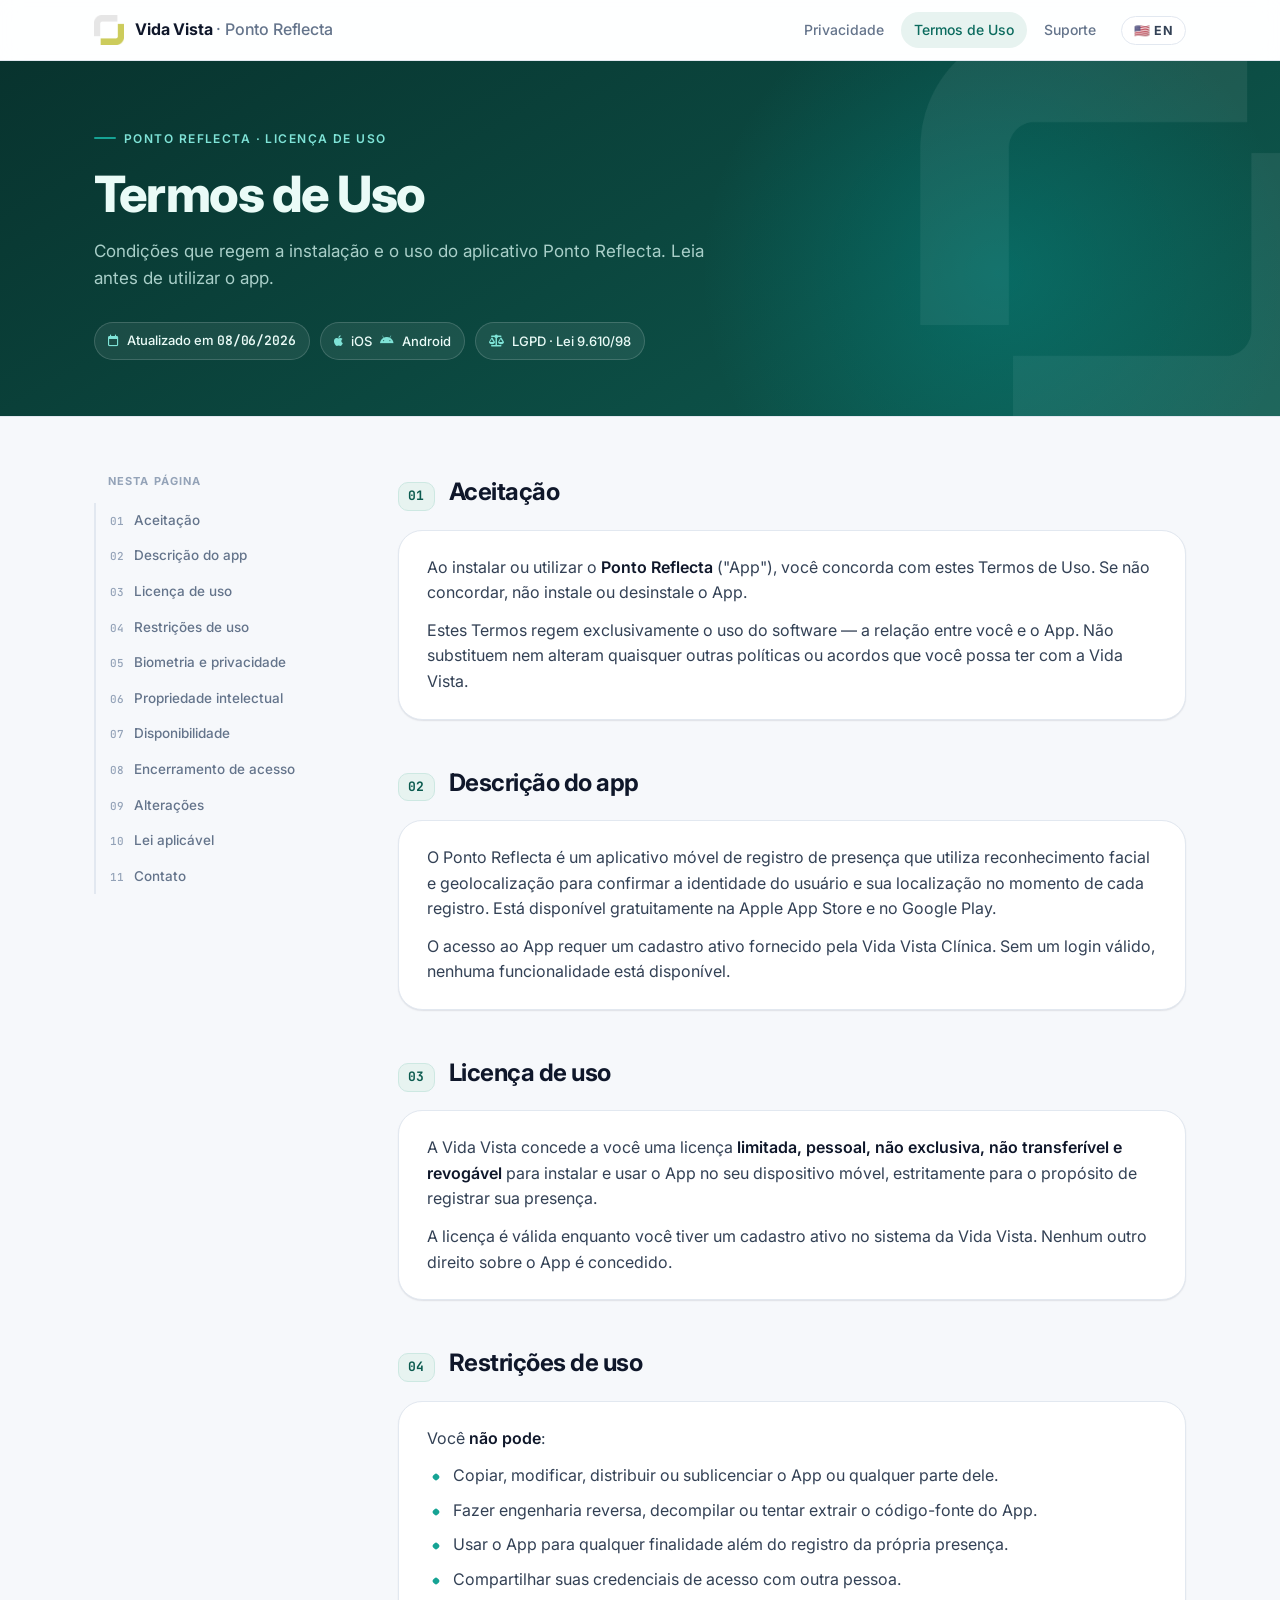
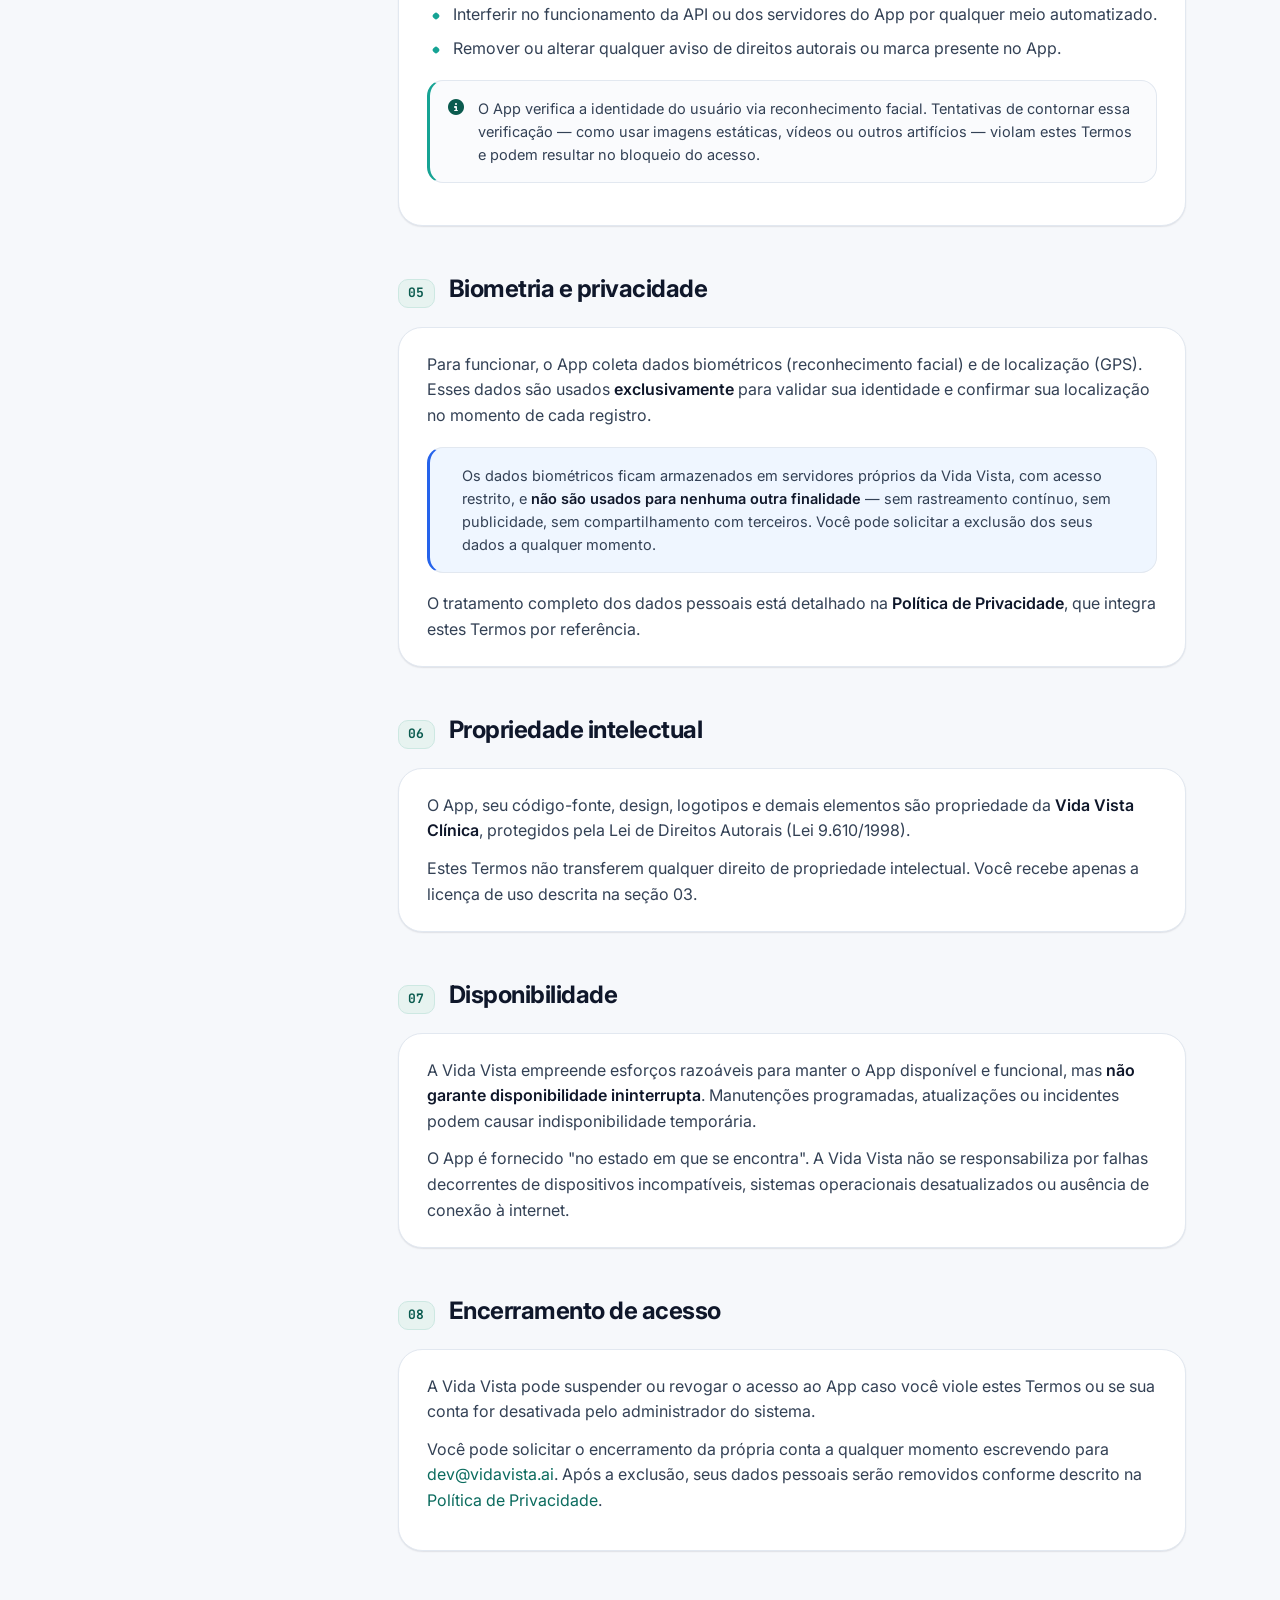
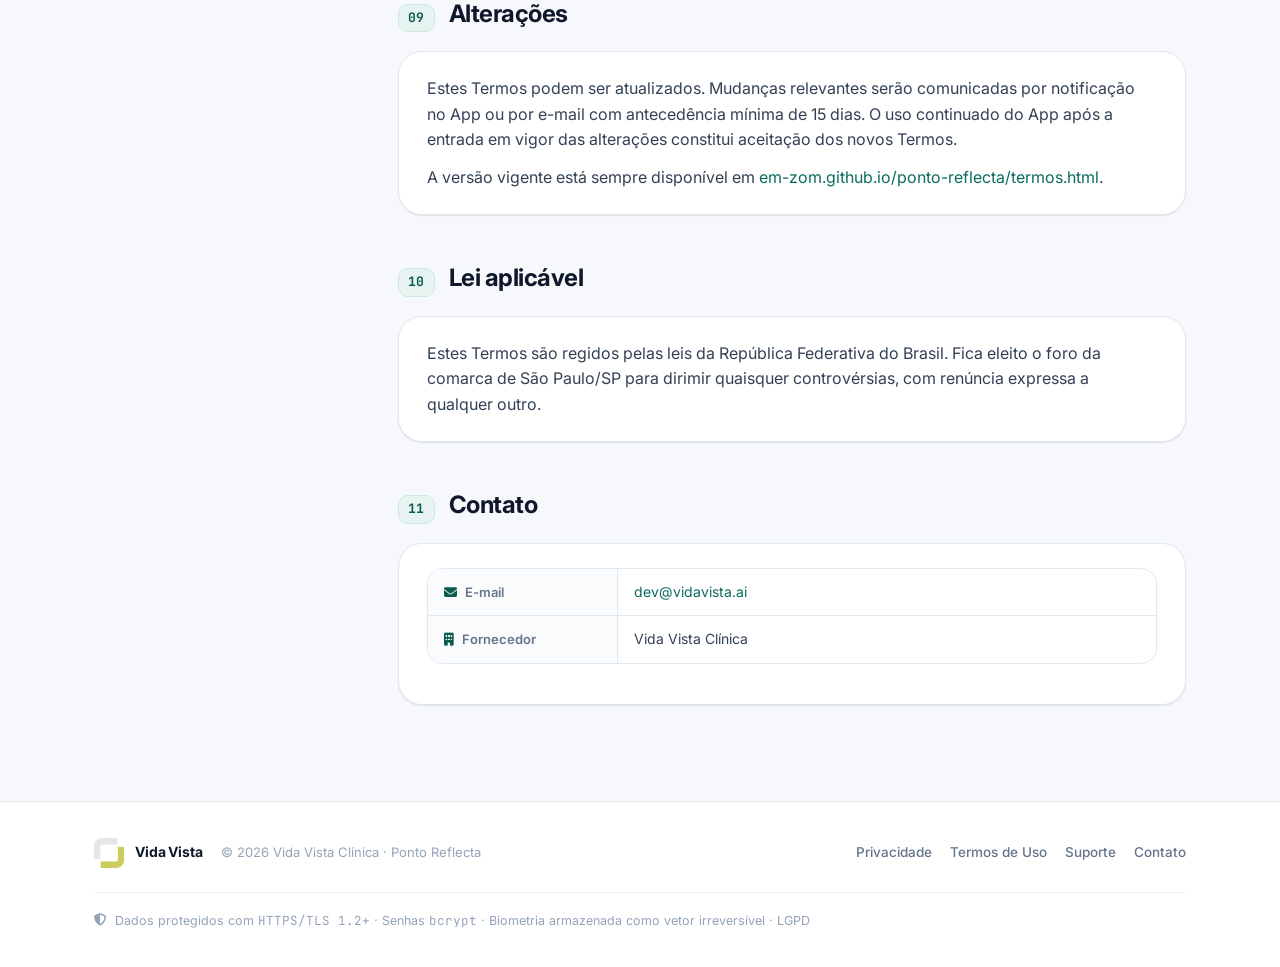
<file: termos.html>
<!doctype html>
<html lang="pt-BR" data-palette="teal">
<head>
<meta charset="utf-8" />
<meta name="viewport" content="width=device-width,initial-scale=1" />
<title>Vida Vista · Ponto Reflecta — Termos de Uso / Terms of Use</title>
<meta name="description" content="Termos de licença de uso do aplicativo Ponto Reflecta da Vida Vista." />
<link href="https://cdnjs.cloudflare.com/ajax/libs/font-awesome/6.5.1/css/all.min.css" rel="stylesheet" />
<link rel="stylesheet" href="css/vidavista.css" />
</head>
<body data-page="termos">

<!-- ===================== HEADER ===================== -->
<header class="site-header">
  <div class="site-header__inner">
    <a class="brand" href="index.html">
      <img class="brand__mark" src="assets/vidavista-mark.png" alt="Vida Vista" />
      <span class="brand__name">Vida Vista <span>· Ponto Reflecta</span></span>
    </a>
    <nav class="site-nav">
      <a href="index.html">
        <span class="lang-pt">Privacidade</span>
        <span class="lang-en">Privacy</span>
      </a>
      <a href="termos.html" aria-current="page">
        <span class="lang-pt">Termos de Uso</span>
        <span class="lang-en">Terms of Use</span>
      </a>
      <a href="suporte.html">
        <span class="lang-pt">Suporte</span>
        <span class="lang-en">Support</span>
      </a>
      <button class="lang-btn" id="lang-toggle" aria-label="Switch language">
        <span class="lang-pt">🇺🇸 EN</span>
        <span class="lang-en">🇧🇷 PT</span>
      </button>
    </nav>
  </div>
</header>

<!-- ===================== HERO ===================== -->
<section class="hero">
  <img class="hero__mark" src="assets/vidavista-mark.png" alt="" aria-hidden="true" />
  <div class="hero__inner">
    <div class="hero__eyebrow">
      <span class="lang-pt">Ponto Reflecta · Licença de uso</span>
      <span class="lang-en">Ponto Reflecta · End-user licence</span>
    </div>
    <h1>
      <span class="lang-pt">Termos de Uso</span>
      <span class="lang-en">Terms of Use</span>
    </h1>
    <p class="hero__lede">
      <span class="lang-pt">Condições que regem a instalação e o uso do aplicativo Ponto Reflecta. Leia antes de utilizar o app.</span>
      <span class="lang-en">Conditions governing the installation and use of the Ponto Reflecta app. Please read before using the app.</span>
    </p>
    <div class="hero__meta">
      <span class="hchip">
        <i class="fa-regular fa-calendar"></i>
        <span class="lang-pt">Atualizado em <span class="mono">08/06/2026</span></span>
        <span class="lang-en">Updated <span class="mono">06/08/2026</span></span>
      </span>
      <span class="hchip"><i class="fa-brands fa-apple"></i> iOS <i class="fa-brands fa-android"></i> Android</span>
      <span class="hchip"><i class="fa-solid fa-scale-balanced"></i> LGPD · Lei 9.610/98</span>
    </div>
  </div>
</section>

<!-- ===================== DOCS ===================== -->
<div class="docs">

  <!-- TOC -->
  <aside class="toc" aria-label="Sumário">
    <p class="toc__title">
      <span class="lang-pt">Nesta página</span>
      <span class="lang-en">On this page</span>
    </p>
    <nav class="lang-pt">
      <ol>
        <li><a href="#s1">Aceitação</a></li>
        <li><a href="#s2">Descrição do app</a></li>
        <li><a href="#s3">Licença de uso</a></li>
        <li><a href="#s4">Restrições de uso</a></li>
        <li><a href="#s5">Biometria e privacidade</a></li>
        <li><a href="#s6">Propriedade intelectual</a></li>
        <li><a href="#s7">Disponibilidade</a></li>
        <li><a href="#s8">Encerramento de acesso</a></li>
        <li><a href="#s9">Alterações</a></li>
        <li><a href="#s10">Lei aplicável</a></li>
        <li><a href="#s11">Contato</a></li>
      </ol>
    </nav>
    <nav class="lang-en">
      <ol>
        <li><a href="#s1">Acceptance</a></li>
        <li><a href="#s2">About the app</a></li>
        <li><a href="#s3">Licence grant</a></li>
        <li><a href="#s4">Use restrictions</a></li>
        <li><a href="#s5">Biometrics &amp; privacy</a></li>
        <li><a href="#s6">Intellectual property</a></li>
        <li><a href="#s7">Availability</a></li>
        <li><a href="#s8">Access termination</a></li>
        <li><a href="#s9">Changes</a></li>
        <li><a href="#s10">Applicable law</a></li>
        <li><a href="#s11">Contact</a></li>
      </ol>
    </nav>
  </aside>

  <!-- CONTENT -->
  <main class="content">

    <!-- S1 — Aceitação / Acceptance -->
    <section id="s1">
      <div class="lang-pt">
        <div class="sec-head"><span class="sec-num">01</span><h2>Aceitação</h2></div>
        <div class="card">
          <p style="margin-top:0">Ao instalar ou utilizar o <strong>Ponto Reflecta</strong> ("App"), você concorda com estes Termos de Uso. Se não concordar, não instale ou desinstale o App.</p>
          <p style="margin-bottom:0">Estes Termos regem exclusivamente o uso do software — a relação entre você e o App. Não substituem nem alteram quaisquer outras políticas ou acordos que você possa ter com a Vida Vista.</p>
        </div>
      </div>
      <div class="lang-en">
        <div class="sec-head"><span class="sec-num">01</span><h2>Acceptance</h2></div>
        <div class="card">
          <p style="margin-top:0">By installing or using <strong>Ponto Reflecta</strong> ("App"), you agree to these Terms of Use. If you do not agree, do not install or uninstall the App.</p>
          <p style="margin-bottom:0">These Terms govern the use of the software only — the relationship between you and the App. They do not replace or modify any other policies or agreements you may have with Vida Vista.</p>
        </div>
      </div>
    </section>

    <!-- S2 — Descrição / About -->
    <section id="s2">
      <div class="lang-pt">
        <div class="sec-head"><span class="sec-num">02</span><h2>Descrição do app</h2></div>
        <div class="card">
          <p style="margin-top:0">O Ponto Reflecta é um aplicativo móvel de registro de presença que utiliza reconhecimento facial e geolocalização para confirmar a identidade do usuário e sua localização no momento de cada registro. Está disponível gratuitamente na Apple App Store e no Google Play.</p>
          <p style="margin-bottom:0">O acesso ao App requer um cadastro ativo fornecido pela Vida Vista Clínica. Sem um login válido, nenhuma funcionalidade está disponível.</p>
        </div>
      </div>
      <div class="lang-en">
        <div class="sec-head"><span class="sec-num">02</span><h2>About the app</h2></div>
        <div class="card">
          <p style="margin-top:0">Ponto Reflecta is a mobile attendance-recording app that uses facial recognition and geolocation to confirm the user's identity and location at the time of each record. It is available free of charge on the Apple App Store and Google Play.</p>
          <p style="margin-bottom:0">Access to the App requires an active account provided by Vida Vista Clínica. Without a valid login, no features are available.</p>
        </div>
      </div>
    </section>

    <!-- S3 — Licença / Licence -->
    <section id="s3">
      <div class="lang-pt">
        <div class="sec-head"><span class="sec-num">03</span><h2>Licença de uso</h2></div>
        <div class="card">
          <p style="margin-top:0">A Vida Vista concede a você uma licença <strong>limitada, pessoal, não exclusiva, não transferível e revogável</strong> para instalar e usar o App no seu dispositivo móvel, estritamente para o propósito de registrar sua presença.</p>
          <p style="margin-bottom:0">A licença é válida enquanto você tiver um cadastro ativo no sistema da Vida Vista. Nenhum outro direito sobre o App é concedido.</p>
        </div>
      </div>
      <div class="lang-en">
        <div class="sec-head"><span class="sec-num">03</span><h2>Licence grant</h2></div>
        <div class="card">
          <p style="margin-top:0">Vida Vista grants you a <strong>limited, personal, non-exclusive, non-transferable and revocable</strong> licence to install and use the App on your mobile device, strictly for the purpose of recording your attendance.</p>
          <p style="margin-bottom:0">The licence is valid while you have an active account in Vida Vista's system. No other rights over the App are granted.</p>
        </div>
      </div>
    </section>

    <!-- S4 — Restrições / Restrictions -->
    <section id="s4">
      <div class="lang-pt">
        <div class="sec-head"><span class="sec-num">04</span><h2>Restrições de uso</h2></div>
        <div class="card">
          <p style="margin-top:0">Você <strong>não pode</strong>:</p>
          <ul>
            <li>Copiar, modificar, distribuir ou sublicenciar o App ou qualquer parte dele.</li>
            <li>Fazer engenharia reversa, decompilar ou tentar extrair o código-fonte do App.</li>
            <li>Usar o App para qualquer finalidade além do registro da própria presença.</li>
            <li>Compartilhar suas credenciais de acesso com outra pessoa.</li>
            <li>Interferir no funcionamento da API ou dos servidores do App por qualquer meio automatizado.</li>
            <li>Remover ou alterar qualquer aviso de direitos autorais ou marca presente no App.</li>
          </ul>
          <div class="callout">
            <i class="fa-solid fa-circle-info"></i>
            <p>O App verifica a identidade do usuário via reconhecimento facial. Tentativas de contornar essa verificação — como usar imagens estáticas, vídeos ou outros artifícios — violam estes Termos e podem resultar no bloqueio do acesso.</p>
          </div>
        </div>
      </div>
      <div class="lang-en">
        <div class="sec-head"><span class="sec-num">04</span><h2>Use restrictions</h2></div>
        <div class="card">
          <p style="margin-top:0">You may <strong>not</strong>:</p>
          <ul>
            <li>Copy, modify, distribute or sublicense the App or any part of it.</li>
            <li>Reverse-engineer, decompile or attempt to extract the App's source code.</li>
            <li>Use the App for any purpose other than recording your own attendance.</li>
            <li>Share your access credentials with another person.</li>
            <li>Interfere with the App's API or servers by any automated means.</li>
            <li>Remove or alter any copyright notice or trademark present in the App.</li>
          </ul>
          <div class="callout">
            <i class="fa-solid fa-circle-info"></i>
            <p>The App verifies user identity via facial recognition. Attempts to circumvent this verification — such as using static images, videos or other artefacts — violate these Terms and may result in access being blocked.</p>
          </div>
        </div>
      </div>
    </section>

    <!-- S5 — Biometria / Biometrics -->
    <section id="s5">
      <div class="lang-pt">
        <div class="sec-head"><span class="sec-num">05</span><h2>Biometria e privacidade</h2></div>
        <div class="card">
          <p style="margin-top:0">Para funcionar, o App coleta dados biométricos (reconhecimento facial) e de localização (GPS). Esses dados são usados <strong>exclusivamente</strong> para validar sua identidade e confirmar sua localização no momento de cada registro.</p>
          <div class="callout" style="border-left-color:#2563eb; background:#eff6ff;">
            <i class="fa-solid fa-shield-check" style="color:#2563eb"></i>
            <p>Os dados biométricos ficam armazenados em servidores próprios da Vida Vista, com acesso restrito, e <strong>não são usados para nenhuma outra finalidade</strong> — sem rastreamento contínuo, sem publicidade, sem compartilhamento com terceiros. Você pode solicitar a exclusão dos seus dados a qualquer momento.</p>
          </div>
          <p style="margin-bottom:0">O tratamento completo dos dados pessoais está detalhado na <a href="index.html"><strong>Política de Privacidade</strong></a>, que integra estes Termos por referência.</p>
        </div>
      </div>
      <div class="lang-en">
        <div class="sec-head"><span class="sec-num">05</span><h2>Biometrics &amp; privacy</h2></div>
        <div class="card">
          <p style="margin-top:0">To operate, the App collects biometric data (facial recognition) and location data (GPS). This data is used <strong>exclusively</strong> to validate your identity and confirm your location at the time of each record.</p>
          <div class="callout" style="border-left-color:#2563eb; background:#eff6ff;">
            <i class="fa-solid fa-shield-check" style="color:#2563eb"></i>
            <p>Biometric data is stored on Vida Vista's own servers, with restricted access, and is <strong>not used for any other purpose</strong> — no continuous tracking, no advertising, no sharing with third parties. You may request deletion of your data at any time.</p>
          </div>
          <p style="margin-bottom:0">Full details of how personal data is handled are set out in the <a href="index.html"><strong>Privacy Policy</strong></a>, which is incorporated into these Terms by reference.</p>
        </div>
      </div>
    </section>

    <!-- S6 — Propriedade intelectual / IP -->
    <section id="s6">
      <div class="lang-pt">
        <div class="sec-head"><span class="sec-num">06</span><h2>Propriedade intelectual</h2></div>
        <div class="card">
          <p style="margin-top:0">O App, seu código-fonte, design, logotipos e demais elementos são propriedade da <strong>Vida Vista Clínica</strong>, protegidos pela Lei de Direitos Autorais (Lei 9.610/1998).</p>
          <p style="margin-bottom:0">Estes Termos não transferem qualquer direito de propriedade intelectual. Você recebe apenas a licença de uso descrita na seção 03.</p>
        </div>
      </div>
      <div class="lang-en">
        <div class="sec-head"><span class="sec-num">06</span><h2>Intellectual property</h2></div>
        <div class="card">
          <p style="margin-top:0">The App, its source code, design, logos and all other elements are the property of <strong>Vida Vista Clínica</strong>, protected by Brazil's Copyright Act (Lei 9.610/1998).</p>
          <p style="margin-bottom:0">These Terms do not transfer any intellectual property rights. You receive only the use licence described in section 03.</p>
        </div>
      </div>
    </section>

    <!-- S7 — Disponibilidade / Availability -->
    <section id="s7">
      <div class="lang-pt">
        <div class="sec-head"><span class="sec-num">07</span><h2>Disponibilidade</h2></div>
        <div class="card">
          <p style="margin-top:0">A Vida Vista empreende esforços razoáveis para manter o App disponível e funcional, mas <strong>não garante disponibilidade ininterrupta</strong>. Manutenções programadas, atualizações ou incidentes podem causar indisponibilidade temporária.</p>
          <p style="margin-bottom:0">O App é fornecido "no estado em que se encontra". A Vida Vista não se responsabiliza por falhas decorrentes de dispositivos incompatíveis, sistemas operacionais desatualizados ou ausência de conexão à internet.</p>
        </div>
      </div>
      <div class="lang-en">
        <div class="sec-head"><span class="sec-num">07</span><h2>Availability</h2></div>
        <div class="card">
          <p style="margin-top:0">Vida Vista makes reasonable efforts to keep the App available and functional, but <strong>does not guarantee uninterrupted availability</strong>. Scheduled maintenance, updates or incidents may cause temporary downtime.</p>
          <p style="margin-bottom:0">The App is provided "as is". Vida Vista is not liable for failures caused by incompatible devices, outdated operating systems or lack of internet connection.</p>
        </div>
      </div>
    </section>

    <!-- S8 — Encerramento / Termination -->
    <section id="s8">
      <div class="lang-pt">
        <div class="sec-head"><span class="sec-num">08</span><h2>Encerramento de acesso</h2></div>
        <div class="card">
          <p style="margin-top:0">A Vida Vista pode suspender ou revogar o acesso ao App caso você viole estes Termos ou se sua conta for desativada pelo administrador do sistema.</p>
          <p>Você pode solicitar o encerramento da própria conta a qualquer momento escrevendo para <a href="mailto:dev@vidavista.ai?subject=Exclus%C3%A3o%20de%20conta%20%E2%80%94%20Ponto%20Reflecta">dev@vidavista.ai</a>. Após a exclusão, seus dados pessoais serão removidos conforme descrito na <a href="index.html#s6">Política de Privacidade</a>.</p>
        </div>
      </div>
      <div class="lang-en">
        <div class="sec-head"><span class="sec-num">08</span><h2>Access termination</h2></div>
        <div class="card">
          <p style="margin-top:0">Vida Vista may suspend or revoke access to the App if you violate these Terms or if your account is deactivated by a system administrator.</p>
          <p>You may request closure of your own account at any time by writing to <a href="mailto:dev@vidavista.ai?subject=Account%20deletion%20%E2%80%94%20Ponto%20Reflecta">dev@vidavista.ai</a>. After deletion, your personal data will be removed as described in the <a href="index.html#s6">Privacy Policy</a>.</p>
        </div>
      </div>
    </section>

    <!-- S9 — Alterações / Changes -->
    <section id="s9">
      <div class="lang-pt">
        <div class="sec-head"><span class="sec-num">09</span><h2>Alterações</h2></div>
        <div class="card">
          <p style="margin-top:0">Estes Termos podem ser atualizados. Mudanças relevantes serão comunicadas por notificação no App ou por e-mail com antecedência mínima de 15 dias. O uso continuado do App após a entrada em vigor das alterações constitui aceitação dos novos Termos.</p>
          <p style="margin-bottom:0">A versão vigente está sempre disponível em <a href="https://em-zom.github.io/ponto-reflecta/termos.html">em-zom.github.io/ponto-reflecta/termos.html</a>.</p>
        </div>
      </div>
      <div class="lang-en">
        <div class="sec-head"><span class="sec-num">09</span><h2>Changes</h2></div>
        <div class="card">
          <p style="margin-top:0">These Terms may be updated. Material changes will be communicated via an in-app notification or email with at least 15 days' notice. Continued use of the App after changes take effect constitutes acceptance of the updated Terms.</p>
          <p style="margin-bottom:0">The current version is always available at <a href="https://em-zom.github.io/ponto-reflecta/termos.html">em-zom.github.io/ponto-reflecta/termos.html</a>.</p>
        </div>
      </div>
    </section>

    <!-- S10 — Lei aplicável / Law -->
    <section id="s10">
      <div class="lang-pt">
        <div class="sec-head"><span class="sec-num">10</span><h2>Lei aplicável</h2></div>
        <div class="card">
          <p style="margin:0">Estes Termos são regidos pelas leis da República Federativa do Brasil. Fica eleito o foro da comarca de São Paulo/SP para dirimir quaisquer controvérsias, com renúncia expressa a qualquer outro.</p>
        </div>
      </div>
      <div class="lang-en">
        <div class="sec-head"><span class="sec-num">10</span><h2>Applicable law</h2></div>
        <div class="card">
          <p style="margin:0">These Terms are governed by the laws of the Federative Republic of Brazil. The courts of São Paulo/SP are elected as the exclusive venue for any disputes arising from these Terms.</p>
        </div>
      </div>
    </section>

    <!-- S11 — Contato / Contact -->
    <section id="s11">
      <div class="lang-pt">
        <div class="sec-head"><span class="sec-num">11</span><h2>Contato</h2></div>
        <div class="card">
          <div class="kv" style="margin-top:0">
            <div class="kv__row">
              <div class="kv__k"><i class="fa-solid fa-envelope"></i> E-mail</div>
              <div class="kv__v"><a href="mailto:dev@vidavista.ai?subject=Termos%20de%20Uso%20%E2%80%94%20Ponto%20Reflecta">dev@vidavista.ai</a></div>
            </div>
            <div class="kv__row">
              <div class="kv__k"><i class="fa-solid fa-building"></i> Fornecedor</div>
              <div class="kv__v">Vida Vista Clínica</div>
            </div>
          </div>
        </div>
      </div>
      <div class="lang-en">
        <div class="sec-head"><span class="sec-num">11</span><h2>Contact</h2></div>
        <div class="card">
          <div class="kv" style="margin-top:0">
            <div class="kv__row">
              <div class="kv__k"><i class="fa-solid fa-envelope"></i> Email</div>
              <div class="kv__v"><a href="mailto:dev@vidavista.ai?subject=Terms%20of%20Use%20%E2%80%94%20Ponto%20Reflecta">dev@vidavista.ai</a></div>
            </div>
            <div class="kv__row">
              <div class="kv__k"><i class="fa-solid fa-building"></i> Publisher</div>
              <div class="kv__v">Vida Vista Clínica</div>
            </div>
          </div>
        </div>
      </div>
    </section>

  </main>
</div>

<!-- ===================== FOOTER ===================== -->
<footer class="site-footer">
  <div class="site-footer__inner">
    <a class="brand" href="index.html">
      <img class="brand__mark" src="assets/vidavista-mark.png" alt="" />
      <span class="brand__name">Vida Vista</span>
    </a>
    <span class="site-footer__legal">© 2026 Vida Vista Clínica · Ponto Reflecta</span>
    <nav class="site-footer__links">
      <a href="index.html">
        <span class="lang-pt">Privacidade</span>
        <span class="lang-en">Privacy</span>
      </a>
      <a href="termos.html">
        <span class="lang-pt">Termos de Uso</span>
        <span class="lang-en">Terms of Use</span>
      </a>
      <a href="suporte.html">
        <span class="lang-pt">Suporte</span>
        <span class="lang-en">Support</span>
      </a>
      <a href="mailto:dev@vidavista.ai">
        <span class="lang-pt">Contato</span>
        <span class="lang-en">Contact</span>
      </a>
    </nav>
    <div class="compliance">
      <i class="fa-solid fa-shield-halved"></i>
      <span class="lang-pt">Dados protegidos com <span class="mono">HTTPS/TLS 1.2+</span> · Senhas <span class="mono">bcrypt</span> · Biometria armazenada como vetor irreversível · LGPD</span>
      <span class="lang-en">Data protected with <span class="mono">HTTPS/TLS 1.2+</span> · Passwords <span class="mono">bcrypt</span> · Biometrics stored as irreversible vector · LGPD</span>
    </div>
  </div>
</footer>

<script>
(function(){
  var html=document.documentElement;
  var stored=localStorage.getItem('ponto-lang');
  if(stored==='en') html.setAttribute('lang','en');
  document.getElementById('lang-toggle').addEventListener('click',function(){
    var next=html.getAttribute('lang')==='en'?'pt-BR':'en';
    html.setAttribute('lang',next);
    localStorage.setItem('ponto-lang',next==='en'?'en':'pt');
  });
})();
</script>

<script>
(function () {
  var links = Array.prototype.slice.call(document.querySelectorAll('.toc a'));
  if (!links.length) return;
  var map = {};
  links.forEach(function (a) { map[a.getAttribute('href').slice(1)] = a; });
  var sections = links.map(function (a) { return document.getElementById(a.getAttribute('href').slice(1)); }).filter(Boolean);
  var obs = new IntersectionObserver(function (entries) {
    entries.forEach(function (e) {
      if (e.isIntersecting) {
        links.forEach(function (l) { l.classList.remove('is-active'); });
        if (map[e.target.id]) map[e.target.id].classList.add('is-active');
      }
    });
  }, { rootMargin: '-40% 0px -55% 0px', threshold: 0 });
  sections.forEach(function (s) { obs.observe(s); });
})();
</script>
</body>
</html>
</file>
<file: css/vidavista.css>
/* ============================================================
   Vida Vista — Ponto Reflecta
   Legal & Support surfaces · Modern clinical-tech
   Built on HMS structural discipline, keyed to the lime brand.
   ============================================================ */

@import url("https://fonts.googleapis.com/css2?family=Inter:wght@400;500;600;700;800&family=JetBrains+Mono:wght@500;600;700&display=swap");

/* ---------- PALETTE: LIME (brand default) ---------- */
:root {
  --font-sans: "Inter", "Segoe UI", system-ui, -apple-system, sans-serif;
  --font-mono: "JetBrains Mono", ui-monospace, SFMono-Regular, Menlo, monospace;

  /* accent — the brand lime */
  --accent:      #C7CF5A;
  --accent-600:  #AEB94B;
  --accent-700:  #8A9636;
  --accent-ink:  #5C6620;   /* accessible text/link on white */
  --accent-050:  #F6F8E6;
  --accent-100:  #ECEFC9;
  --accent-200:  #DDE4A0;

  /* warm-tinted neutral scale */
  --ink:    #1B2016;
  --ink-2:  #41463A;
  --ink-3:  #6B7060;
  --ink-4:  #9CA08F;
  --line:        #E7E8DD;
  --line-subtle: #F0F1E9;
  --bg:      #FBFBF5;
  --surface: #FFFFFF;
  --surface-2: #F8F8F1;

  /* hero band */
  --hero-1: #1C2114;
  --hero-2: #2A3119;
  --hero-glow: rgba(199, 207, 90, .30);
  --hero-eyebrow: #D2DA7A;
  --hero-text: #F4F5EC;
  --hero-text-2: #B9BDA6;
  --hero-line: rgba(255,255,255,.12);
  --hero-chip-bg: rgba(255,255,255,.07);
  --hero-chip-line: rgba(255,255,255,.16);

  /* semantic */
  --danger: #C0271C; --danger-050: #FDECEA;
  --info:   #0369A1; --info-050:   #E0F2FE;
  --ok:     #3F7D2E; --ok-050:     #EEF6E8;

  /* shadows — warm-slate tinted */
  --shadow-sm: 0 1px 2px rgba(27,32,22,.05), 0 1px 1px rgba(27,32,22,.04);
  --shadow-md: 0 2px 8px rgba(27,32,22,.07), 0 1px 2px rgba(27,32,22,.05);
  --shadow-lg: 0 12px 30px rgba(27,32,22,.10), 0 4px 8px rgba(27,32,22,.05);
  --ring: 0 0 0 3px rgba(199,207,90,.28);

  --r-sm: 10px; --r-md: 16px; --r-lg: 24px; --r-pill: 999px;
  --maxw: 1140px;
}

/* ---------- PALETTE: TEAL (clinical) ---------- */
:root[data-palette="teal"] {
  --accent: #16A394; --accent-600: #0E8276; --accent-700: #0B5B4F;
  --accent-ink: #0B6B5E; --accent-050: #E7F3F0; --accent-100: #CDE8E2; --accent-200: #9FD3C9;
  --ink: #0F172A; --ink-2: #334155; --ink-3: #64748B; --ink-4: #94A3B8;
  --line: #E2E8F0; --line-subtle: #EDF2F7; --bg: #F6F8FB; --surface: #FFFFFF; --surface-2: #FAFBFD;
  --hero-1: #08332E; --hero-2: #0E5B50; --hero-glow: rgba(0,163,161,.32);
  --hero-eyebrow: #7FE3D7; --hero-text: #EAFBF7; --hero-text-2: #A9CFC9;
  --shadow-sm: 0 1px 2px rgba(15,23,42,.06), 0 1px 1px rgba(15,23,42,.04);
  --shadow-md: 0 2px 8px rgba(15,23,42,.07), 0 1px 2px rgba(15,23,42,.05);
  --shadow-lg: 0 12px 30px rgba(15,23,42,.10), 0 4px 8px rgba(15,23,42,.05);
  --ring: 0 0 0 3px rgba(22,163,148,.26);
}

/* ---------- PALETTE: INDIGO (modern) ---------- */
:root[data-palette="indigo"] {
  --accent: #6366F1; --accent-600: #4F46E5; --accent-700: #4338CA;
  --accent-ink: #4338CA; --accent-050: #EEF0FE; --accent-100: #E0E3FD; --accent-200: #C4C9FB;
  --ink: #0F172A; --ink-2: #334155; --ink-3: #64748B; --ink-4: #94A3B8;
  --line: #E5E7EF; --line-subtle: #EFF1F7; --bg: #F7F8FC; --surface: #FFFFFF; --surface-2: #FAFBFE;
  --hero-1: #181A3A; --hero-2: #2C2E66; --hero-glow: rgba(99,102,241,.36);
  --hero-eyebrow: #B6BAFB; --hero-text: #F1F2FE; --hero-text-2: #B0B4D8;
  --shadow-sm: 0 1px 2px rgba(15,23,42,.06), 0 1px 1px rgba(15,23,42,.04);
  --shadow-md: 0 2px 8px rgba(15,23,42,.07), 0 1px 2px rgba(15,23,42,.05);
  --shadow-lg: 0 12px 30px rgba(15,23,42,.10), 0 4px 8px rgba(15,23,42,.05);
  --ring: 0 0 0 3px rgba(99,102,241,.26);
}

/* ============================================================ BASE */
* { box-sizing: border-box; }
html { scroll-behavior: smooth; scroll-padding-top: 88px; }
body {
  margin: 0;
  font-family: var(--font-sans);
  color: var(--ink);
  background: var(--bg);
  font-size: 16px;
  line-height: 1.6;
  -webkit-font-smoothing: antialiased;
  text-rendering: optimizeLegibility;
}
a { color: var(--accent-ink); text-decoration: none; }
a:hover { text-decoration: underline; text-underline-offset: 2px; }
::selection { background: var(--accent-200); color: var(--ink); }

/* ============================================================ HEADER */
.site-header {
  position: sticky; top: 0; z-index: 50;
  background: color-mix(in srgb, var(--surface) 88%, transparent);
  backdrop-filter: saturate(140%) blur(10px);
  border-bottom: 1px solid var(--line);
}
.site-header__inner {
  max-width: var(--maxw); margin: 0 auto;
  padding: 12px 24px;
  display: flex; align-items: center; gap: 16px;
}
.brand { display: flex; align-items: center; gap: 11px; }
.brand__mark { width: 30px; height: 30px; display: block; }
.brand__name { font-weight: 700; font-size: 16px; letter-spacing: -.01em; color: var(--ink); }
.brand__name span { color: var(--ink-3); font-weight: 500; }
.site-nav { margin-left: auto; display: flex; align-items: center; gap: 4px; }
.site-nav a {
  font-size: 14px; font-weight: 500; color: var(--ink-3);
  padding: 7px 13px; border-radius: var(--r-pill);
  transition: color .14s ease, background .14s ease;
}
.site-nav a:hover { color: var(--ink); background: var(--surface-2); text-decoration: none; }
.site-nav a[aria-current="page"] { color: var(--accent-ink); background: var(--accent-050); }

/* ============================================================ HERO */
.hero {
  position: relative; overflow: hidden;
  background: linear-gradient(150deg, var(--hero-1), var(--hero-2));
  color: var(--hero-text);
  border-bottom: 1px solid var(--line);
}
.hero::after {
  content: ""; position: absolute; right: -8%; bottom: -40%;
  width: 60%; height: 160%;
  background: radial-gradient(circle at center, var(--hero-glow), transparent 62%);
  pointer-events: none;
}
.hero__mark {
  position: absolute; right: -60px; top: 50%; transform: translateY(-50%);
  width: 420px; height: 420px; opacity: .07; pointer-events: none;
  filter: grayscale(1) brightness(3);
}
.hero__inner {
  position: relative; z-index: 1;
  max-width: var(--maxw); margin: 0 auto;
  padding: 60px 24px 56px;
}
.hero__eyebrow {
  display: inline-flex; align-items: center; gap: 8px;
  font-size: 12px; font-weight: 600; letter-spacing: .12em; text-transform: uppercase;
  color: var(--hero-eyebrow); margin-bottom: 20px;
}
.hero__eyebrow::before {
  content: ""; width: 22px; height: 2px; background: var(--accent); border-radius: 2px;
}
.hero h1 {
  margin: 0; font-size: clamp(32px, 5vw, 50px); font-weight: 800;
  letter-spacing: -.03em; line-height: 1.04; max-width: 16ch;
}
.hero__lede {
  margin: 18px 0 0; max-width: 56ch;
  font-size: 17px; line-height: 1.6; color: var(--hero-text-2);
}
.hero__meta {
  margin-top: 30px; display: flex; flex-wrap: wrap; gap: 10px;
}
.hchip {
  display: inline-flex; align-items: center; gap: 8px;
  padding: 7px 13px; border-radius: var(--r-pill);
  background: var(--hero-chip-bg); border: 1px solid var(--hero-chip-line);
  font-size: 13px; color: var(--hero-text); font-weight: 500;
}
.hchip i { color: var(--hero-eyebrow); font-size: 12px; }
.hchip .mono, .sla__row .mono { font-family: var(--font-mono); font-variant-numeric: tabular-nums; font-weight: 600; letter-spacing: -.01em; white-space: nowrap; }

/* ============================================================ LAYOUT */
.wrap { max-width: var(--maxw); margin: 0 auto; padding: 0 24px; }
.docs {
  display: grid; grid-template-columns: 248px minmax(0, 1fr);
  gap: 56px; align-items: start;
  padding: 56px 24px 96px; max-width: var(--maxw); margin: 0 auto;
}
.single { padding: 48px 24px 96px; max-width: 860px; margin: 0 auto; }

/* TOC */
.toc { position: sticky; top: 88px; }
.toc__title {
  font-size: 11px; font-weight: 700; letter-spacing: .1em; text-transform: uppercase;
  color: var(--ink-4); margin: 0 0 12px; padding-left: 14px;
}
.toc ol { list-style: none; margin: 0; padding: 0; counter-reset: toc; }
.toc li { counter-increment: toc; }
.toc a {
  display: flex; gap: 10px; align-items: baseline;
  padding: 7px 14px; border-left: 2px solid var(--line);
  font-size: 13.5px; color: var(--ink-3); font-weight: 500;
  transition: color .14s ease, border-color .14s ease;
}
.toc a::before {
  content: counter(toc, decimal-leading-zero);
  font-family: var(--font-mono); font-size: 11px; color: var(--ink-4);
}
.toc a:hover { color: var(--ink); text-decoration: none; }
.toc a.is-active { color: var(--accent-ink); border-left-color: var(--accent); font-weight: 600; }
.toc a.is-active::before { color: var(--accent-700); }

/* ============================================================ CONTENT */
.content { min-width: 0; }
.content > section { scroll-margin-top: 88px; }
.content > section + section { margin-top: 44px; }

.sec-head { display: flex; align-items: baseline; gap: 14px; margin-bottom: 18px; }
.sec-num {
  font-family: var(--font-mono); font-size: 13px; font-weight: 700;
  color: var(--accent-700); background: var(--accent-050);
  border: 1px solid var(--accent-100);
  padding: 3px 9px; border-radius: var(--r-sm); letter-spacing: .02em;
}
.content h2 {
  margin: 0; font-size: 24px; font-weight: 700; letter-spacing: -.02em; color: var(--ink);
}
.content h3 {
  margin: 26px 0 8px; font-size: 17px; font-weight: 700; letter-spacing: -.01em; color: var(--ink);
}
.content p { margin: 12px 0; color: var(--ink-2); }
.content ul { margin: 12px 0; padding: 0; list-style: none; }
.content ul li {
  position: relative; padding-left: 26px; margin: 9px 0; color: var(--ink-2);
}
.content ul li::before {
  content: ""; position: absolute; left: 6px; top: 11px;
  width: 6px; height: 6px; border-radius: 2px; background: var(--accent); transform: rotate(45deg);
}
.content ul ul { margin: 8px 0; }
.content ul ul li::before { background: var(--ink-4); width: 5px; height: 5px; }
.content strong { color: var(--ink); font-weight: 600; }
.content em { color: var(--ink-2); }

/* card wrapper for a section's body */
.card {
  background: var(--surface); border: 1px solid var(--line);
  border-radius: var(--r-lg); padding: 24px 28px; box-shadow: var(--shadow-sm);
}
.card--intro {
  border-color: var(--accent-200);
  background: linear-gradient(180deg, var(--accent-050), var(--surface) 60%);
}

/* inline mono code / legal refs */
code, kbd {
  font-family: var(--font-mono); font-size: .86em; font-weight: 600;
  background: var(--surface-2); border: 1px solid var(--line-subtle);
  padding: 1px 6px; border-radius: var(--r-sm); color: var(--accent-700);
}

/* callout */
.callout {
  display: flex; gap: 14px; padding: 16px 18px; border-radius: var(--r-md);
  background: var(--surface-2); border: 1px solid var(--line);
  border-left: 3px solid var(--accent); margin: 18px 0;
}
.callout i { color: var(--accent-700); font-size: 16px; margin-top: 2px; }
.callout p { margin: 0; font-size: 14.5px; color: var(--ink-2); }
.callout--danger { border-left-color: var(--danger); }
.callout--danger i { color: var(--danger); }

/* definition rows (data table feel) */
.kv {
  border: 1px solid var(--line); border-radius: var(--r-md); overflow: hidden; margin: 16px 0;
}
.kv__row { display: grid; grid-template-columns: 190px 1fr; gap: 0; }
.kv__row + .kv__row { border-top: 1px solid var(--line); }
.kv__k {
  background: var(--surface-2); padding: 12px 16px; font-size: 13px; font-weight: 600;
  color: var(--ink-3); border-right: 1px solid var(--line);
  display: flex; align-items: center; gap: 8px;
}
.kv__k i { color: var(--accent-700); }
.kv__v { padding: 12px 16px; font-size: 14px; color: var(--ink-2); }
.kv__v .mono { font-family: var(--font-mono); font-variant-numeric: tabular-nums; }

/* ============================================================ FAQ */
.faq-list { display: flex; flex-direction: column; gap: 10px; margin-top: 8px; }
.faq {
  background: var(--surface); border: 1px solid var(--line);
  border-radius: var(--r-md); box-shadow: var(--shadow-sm);
  transition: border-color .14s ease, box-shadow .14s ease;
}
.faq[open] { border-color: var(--accent-200); box-shadow: var(--shadow-md); }
.faq summary {
  list-style: none; cursor: pointer; padding: 16px 20px;
  display: flex; align-items: center; gap: 14px;
  font-weight: 600; font-size: 15.5px; color: var(--ink);
}
.faq summary::-webkit-details-marker { display: none; }
.faq__icon {
  flex: none; width: 30px; height: 30px; border-radius: 8px;
  background: var(--accent-050); color: var(--accent-700);
  display: grid; place-items: center; font-size: 13px;
}
.faq__chev { margin-left: auto; color: var(--ink-4); transition: transform .2s ease; }
.faq[open] .faq__chev { transform: rotate(180deg); color: var(--accent-700); }
.faq__body { padding: 0 20px 18px 64px; }
.faq__body p { margin: 0; color: var(--ink-2); font-size: 15px; line-height: 1.6; }
.faq__body p + p { margin-top: 10px; }

/* ============================================================ CONTACT */
.contact {
  display: grid; grid-template-columns: 1.1fr 1fr; gap: 0;
  border: 1px solid var(--line); border-radius: var(--r-lg); overflow: hidden;
  box-shadow: var(--shadow-md); margin-top: 8px;
}
.contact__main { padding: 32px 34px; background: var(--surface); }
.contact__aside {
  padding: 32px 34px; color: var(--hero-text);
  background: linear-gradient(155deg, var(--hero-1), var(--hero-2));
  position: relative; overflow: hidden;
}
.contact__aside::after {
  content: ""; position: absolute; right: -30%; top: -30%; width: 80%; height: 80%;
  background: radial-gradient(circle, var(--hero-glow), transparent 65%);
}
.contact__main h3 { margin: 0 0 6px; font-size: 20px; letter-spacing: -.01em; }
.contact__main p { margin: 0 0 20px; color: var(--ink-3); font-size: 15px; }
.btn {
  display: inline-flex; align-items: center; gap: 9px;
  padding: 12px 20px; border-radius: var(--r-md); font-weight: 600; font-size: 15px;
  background: var(--accent); color: var(--ink); border: 1px solid var(--accent-600);
  box-shadow: var(--shadow-sm); transition: transform .12s ease, box-shadow .12s ease, background .12s ease;
}
.btn:hover { background: var(--accent-600); text-decoration: none; transform: translateY(-1px); box-shadow: var(--shadow-md); }
.btn i { font-size: 14px; }
.btn--ghost {
  background: transparent; color: var(--accent-ink); border-color: var(--line);
  box-shadow: none;
}
.btn--ghost:hover { background: var(--accent-050); border-color: var(--accent-200); }
.contact__aside h4 {
  margin: 0 0 14px; font-size: 12px; letter-spacing: .12em; text-transform: uppercase;
  color: var(--hero-eyebrow); font-weight: 600; position: relative;
}
.sla { position: relative; display: flex; flex-direction: column; gap: 14px; }
.sla__row { display: flex; align-items: center; gap: 12px; font-size: 14.5px; color: var(--hero-text); }
.sla__row i { color: var(--hero-eyebrow); width: 18px; text-align: center; }
.sla__row .mono { font-family: var(--font-mono); font-weight: 600; }

/* ============================================================ FOOTER */
.site-footer {
  border-top: 1px solid var(--line); background: var(--surface);
}
.site-footer__inner {
  max-width: var(--maxw); margin: 0 auto; padding: 36px 24px;
  display: flex; flex-wrap: wrap; align-items: center; gap: 18px;
}
.site-footer .brand__name { font-size: 14px; }
.site-footer__legal { font-size: 13px; color: var(--ink-4); }
.site-footer__links { margin-left: auto; display: flex; gap: 18px; }
.site-footer__links a { font-size: 13.5px; color: var(--ink-3); font-weight: 500; }
.compliance {
  width: 100%; margin-top: 6px; padding-top: 18px; border-top: 1px solid var(--line-subtle);
  font-size: 12.5px; color: var(--ink-4); display: flex; align-items: center; gap: 8px; flex-wrap: wrap;
}
.compliance .mono { font-family: var(--font-mono); }

/* ============================================================ RESPONSIVE */
@media (max-width: 900px) {
  .docs { grid-template-columns: 1fr; gap: 0; }
  .toc { display: none; }
  .contact { grid-template-columns: 1fr; }
  .kv__row { grid-template-columns: 1fr; }
  .kv__k { border-right: none; border-bottom: 1px solid var(--line); }
}
@media (max-width: 560px) {
  .site-nav a { padding: 7px 10px; }
  .hero__inner { padding: 44px 20px 40px; }
  .brand__name span { display: none; }
}

/* ============================================================ LANGUAGE TOGGLE */
/* Default: PT visible, EN hidden */
.lang-en { display: none; }
html[lang="en"] .lang-pt { display: none; }
html[lang="en"] .lang-en { display: block; }
html[lang="en"] .lang-en.lang-inline { display: inline; }
html[lang="en"] span.lang-en { display: inline; }

/* Toggle button in nav */
.lang-btn {
  margin-left: 8px;
  display: inline-flex; align-items: center; gap: 5px;
  padding: 6px 12px; border-radius: var(--r-pill);
  border: 1.5px solid var(--line);
  background: var(--surface); color: var(--ink-2);
  font-size: 12.5px; font-weight: 700; letter-spacing: .04em;
  cursor: pointer; transition: all .15s ease;
  font-family: var(--font-sans);
}
.lang-btn:hover { border-color: var(--accent-600); color: var(--accent-ink); background: var(--accent-050); }
</file>
